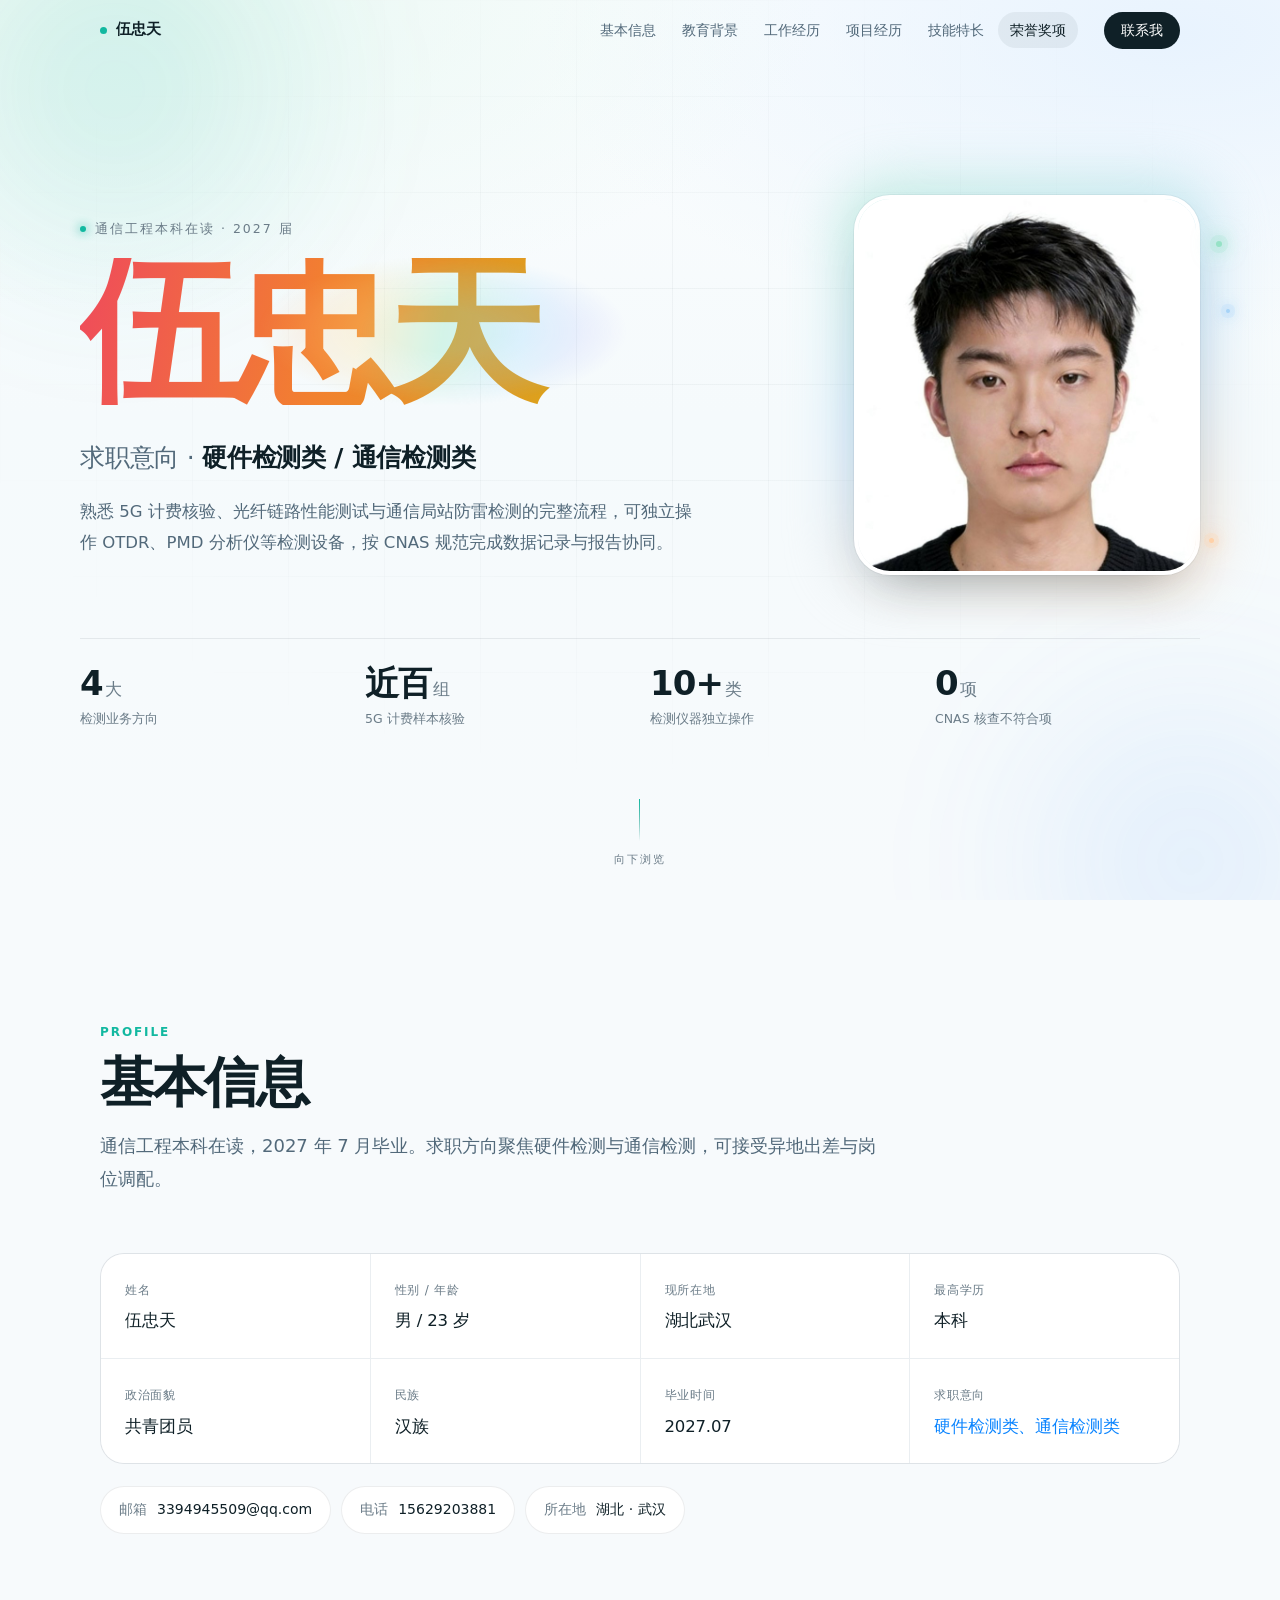
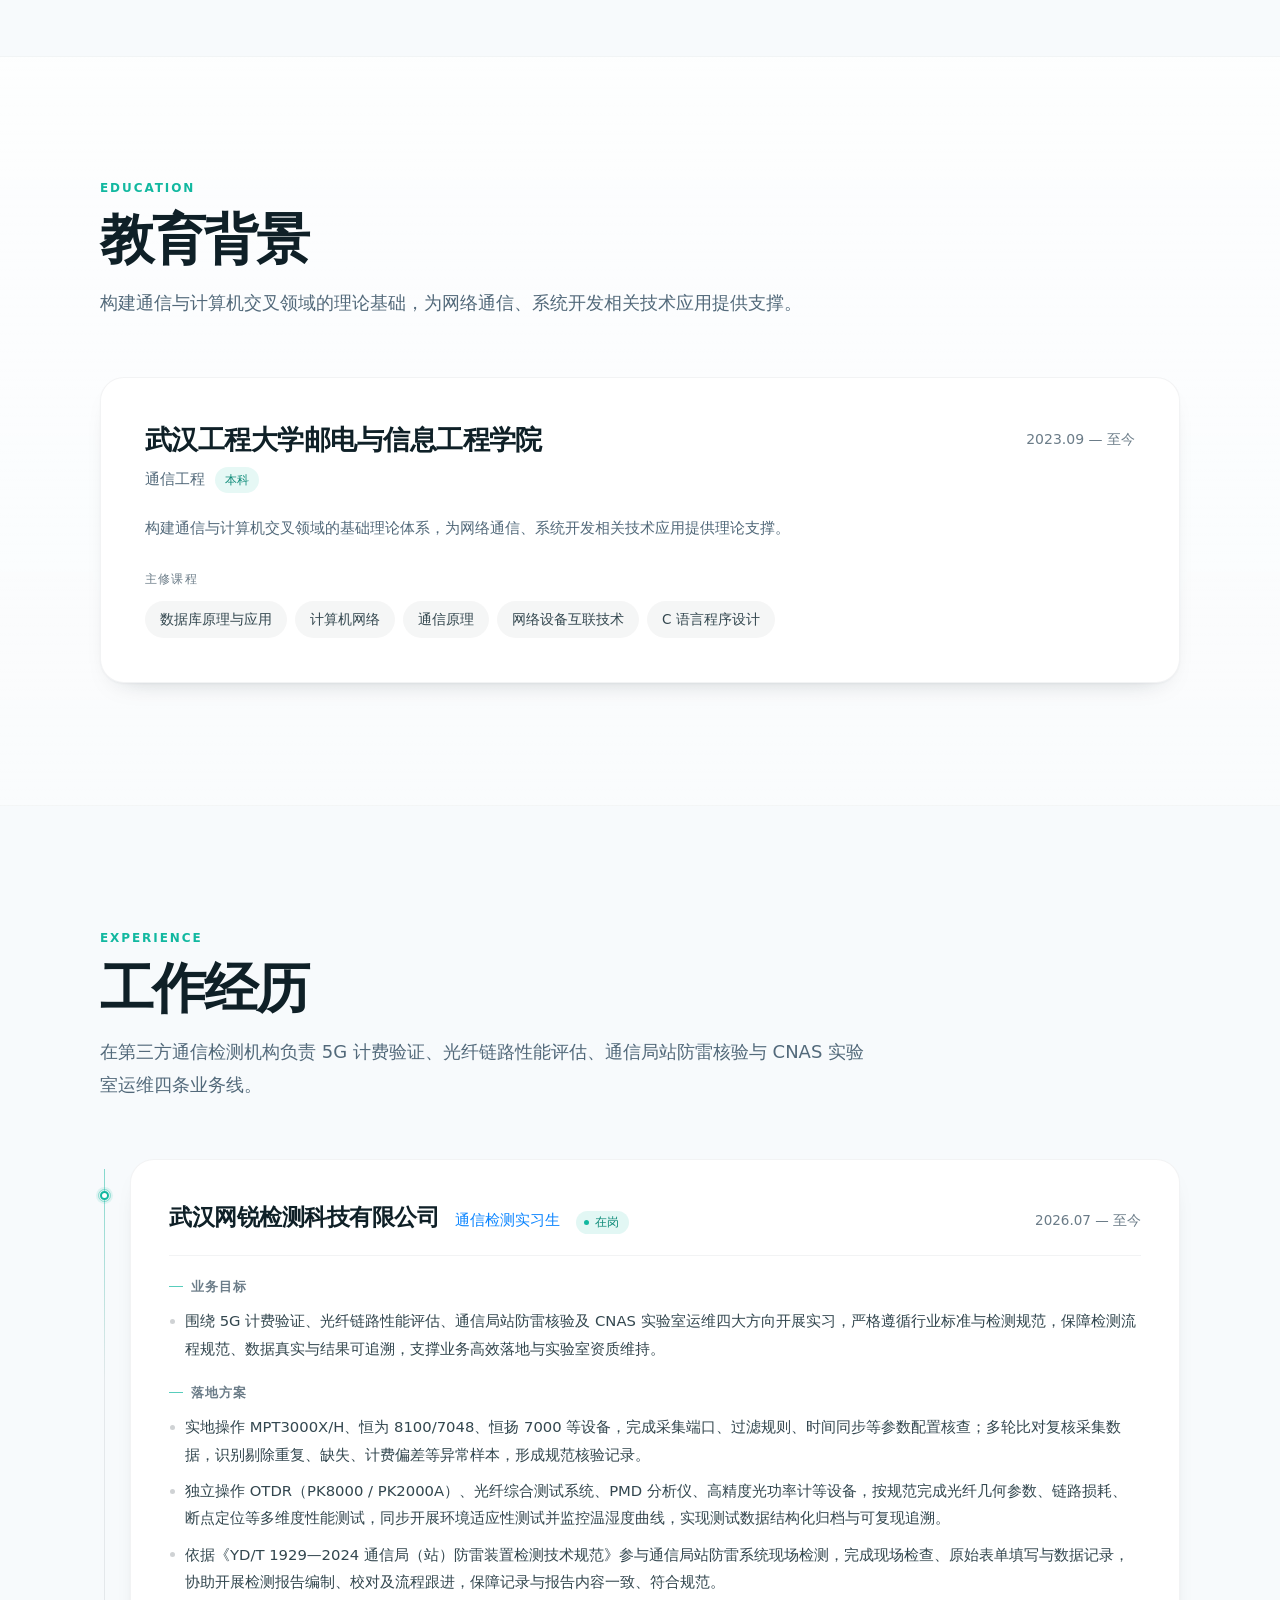
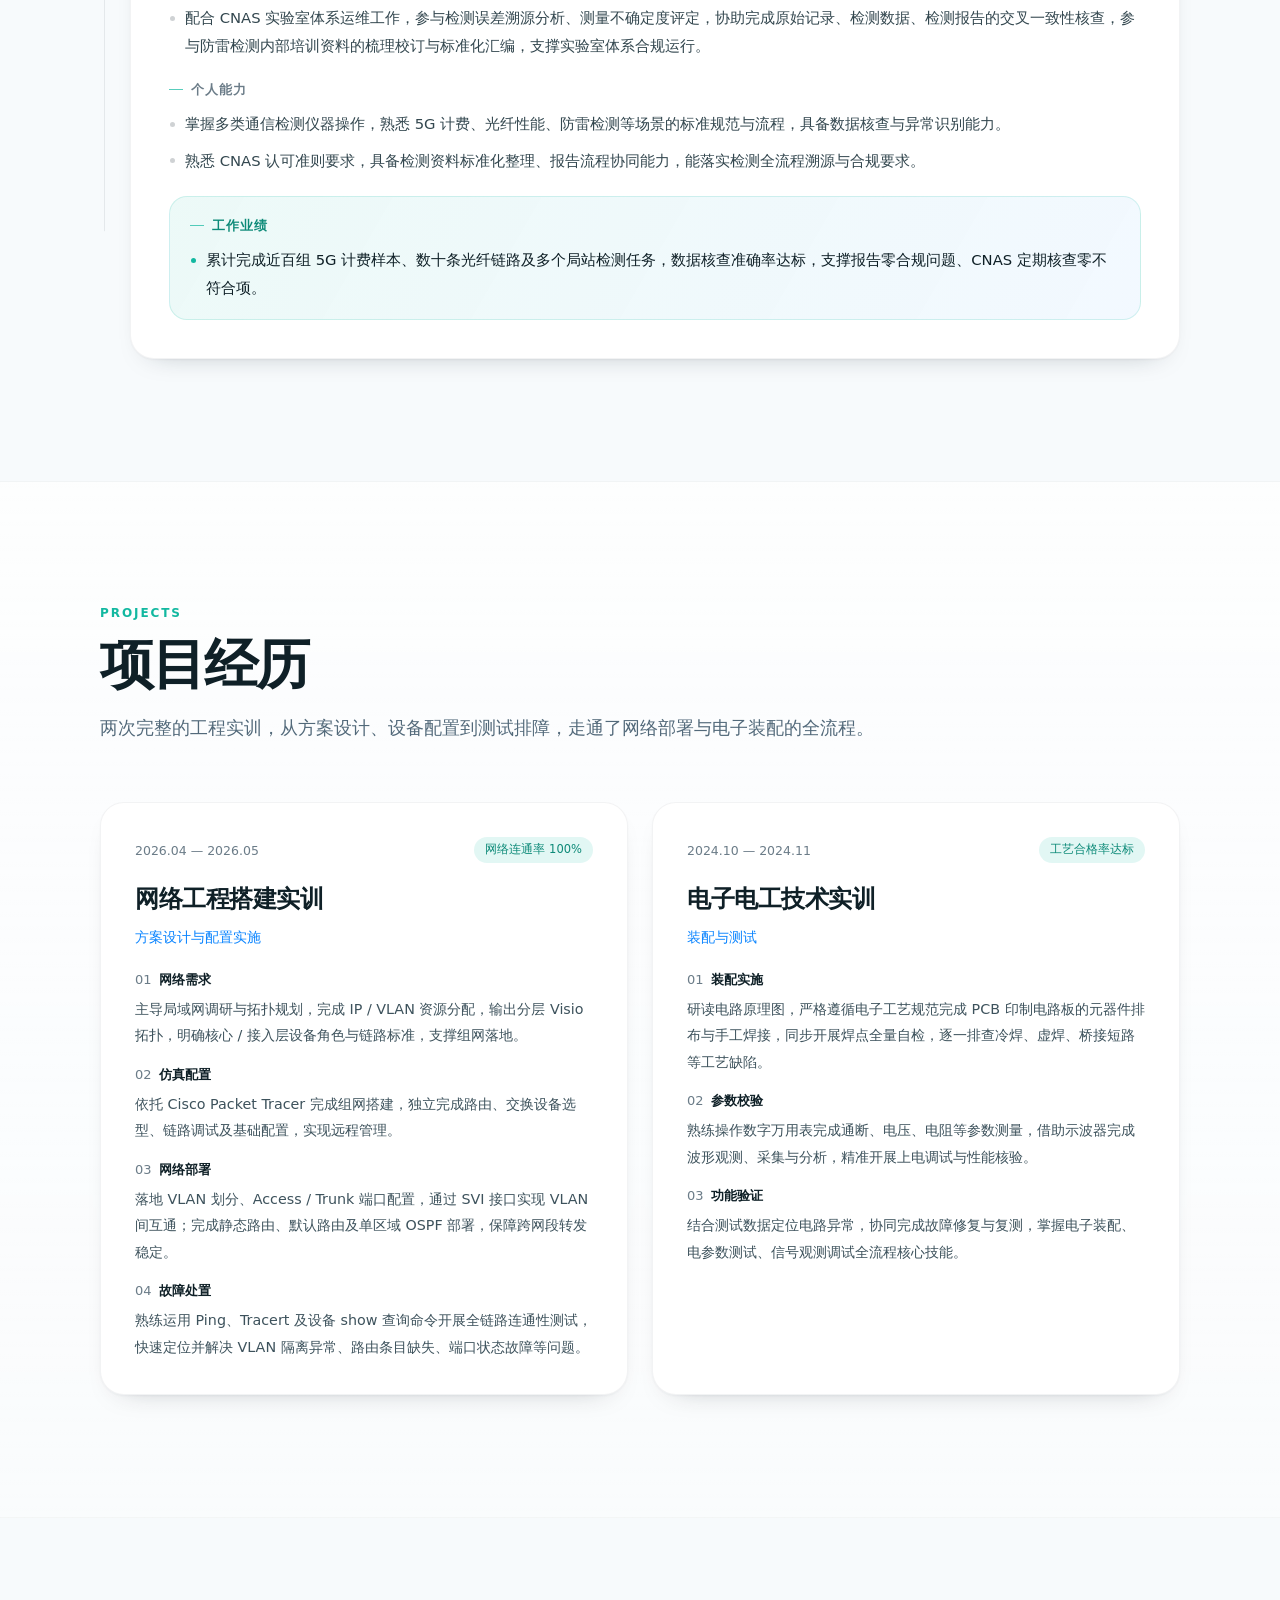
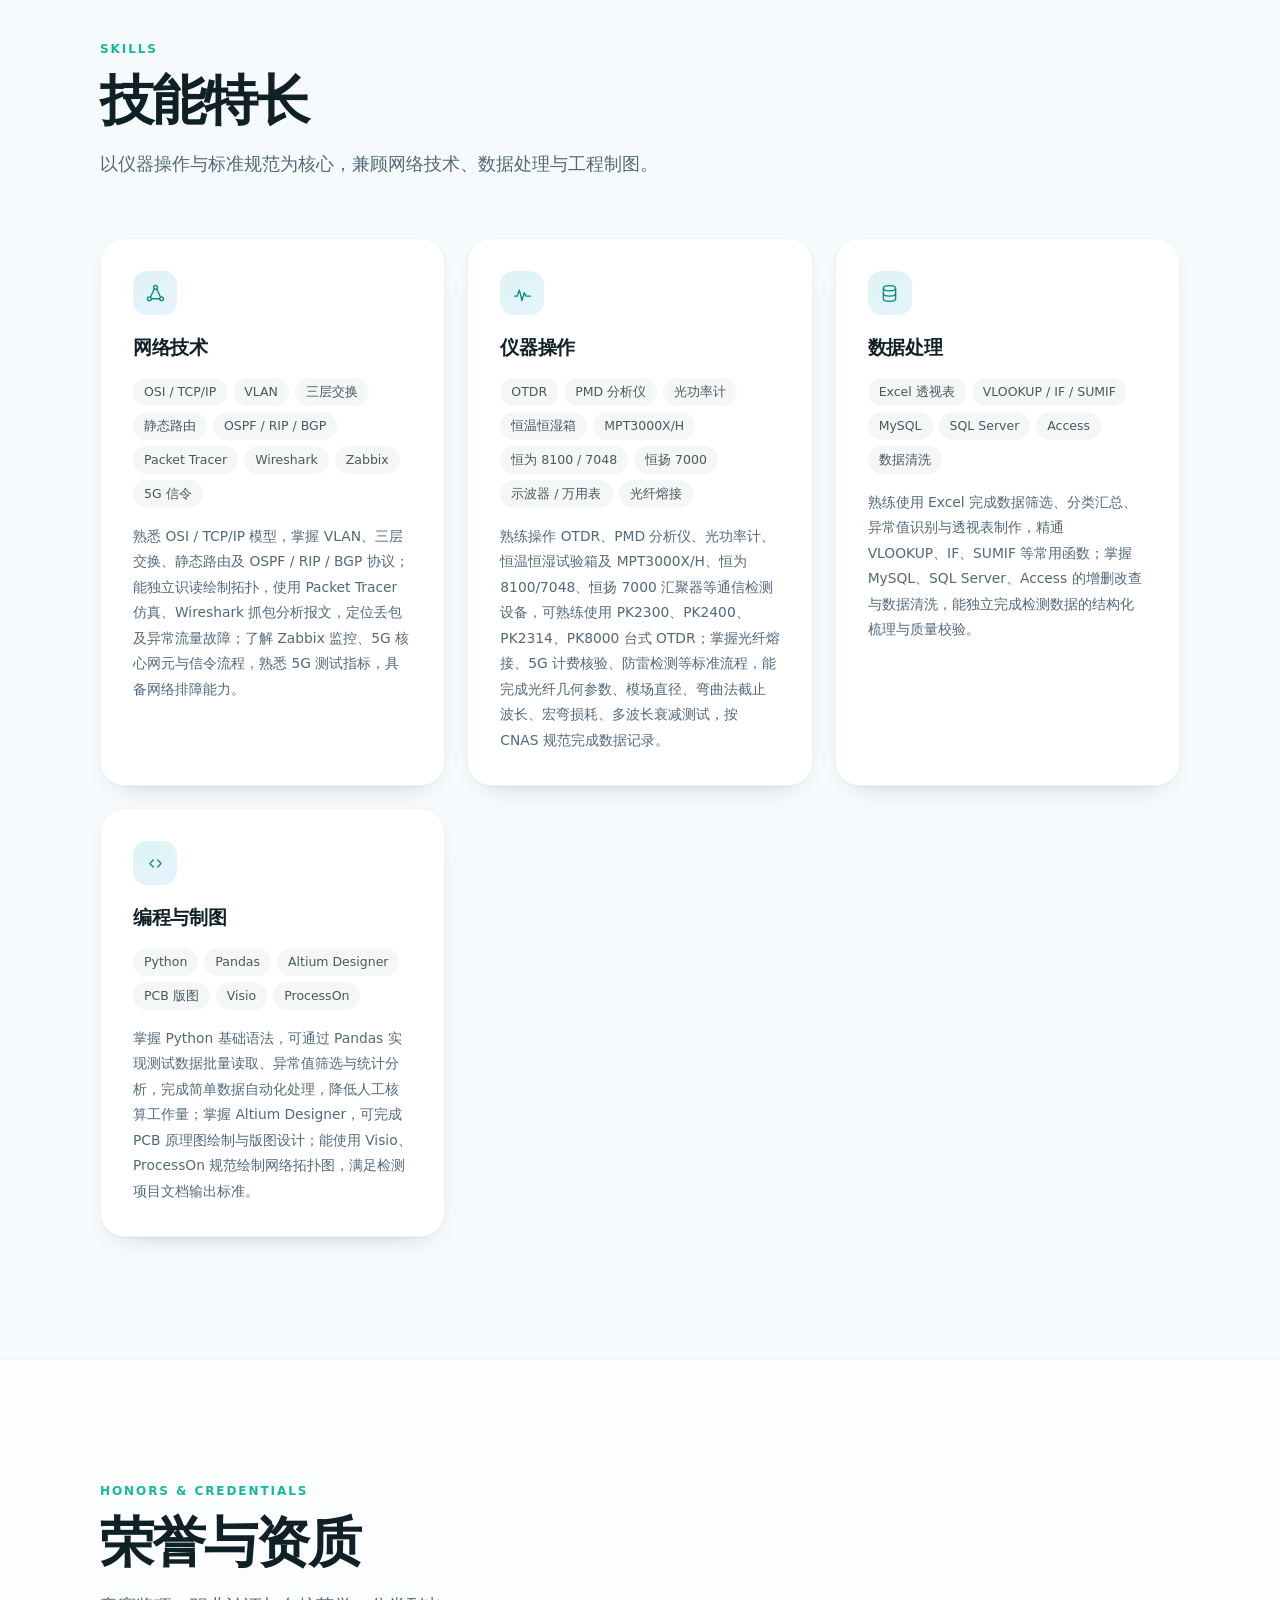
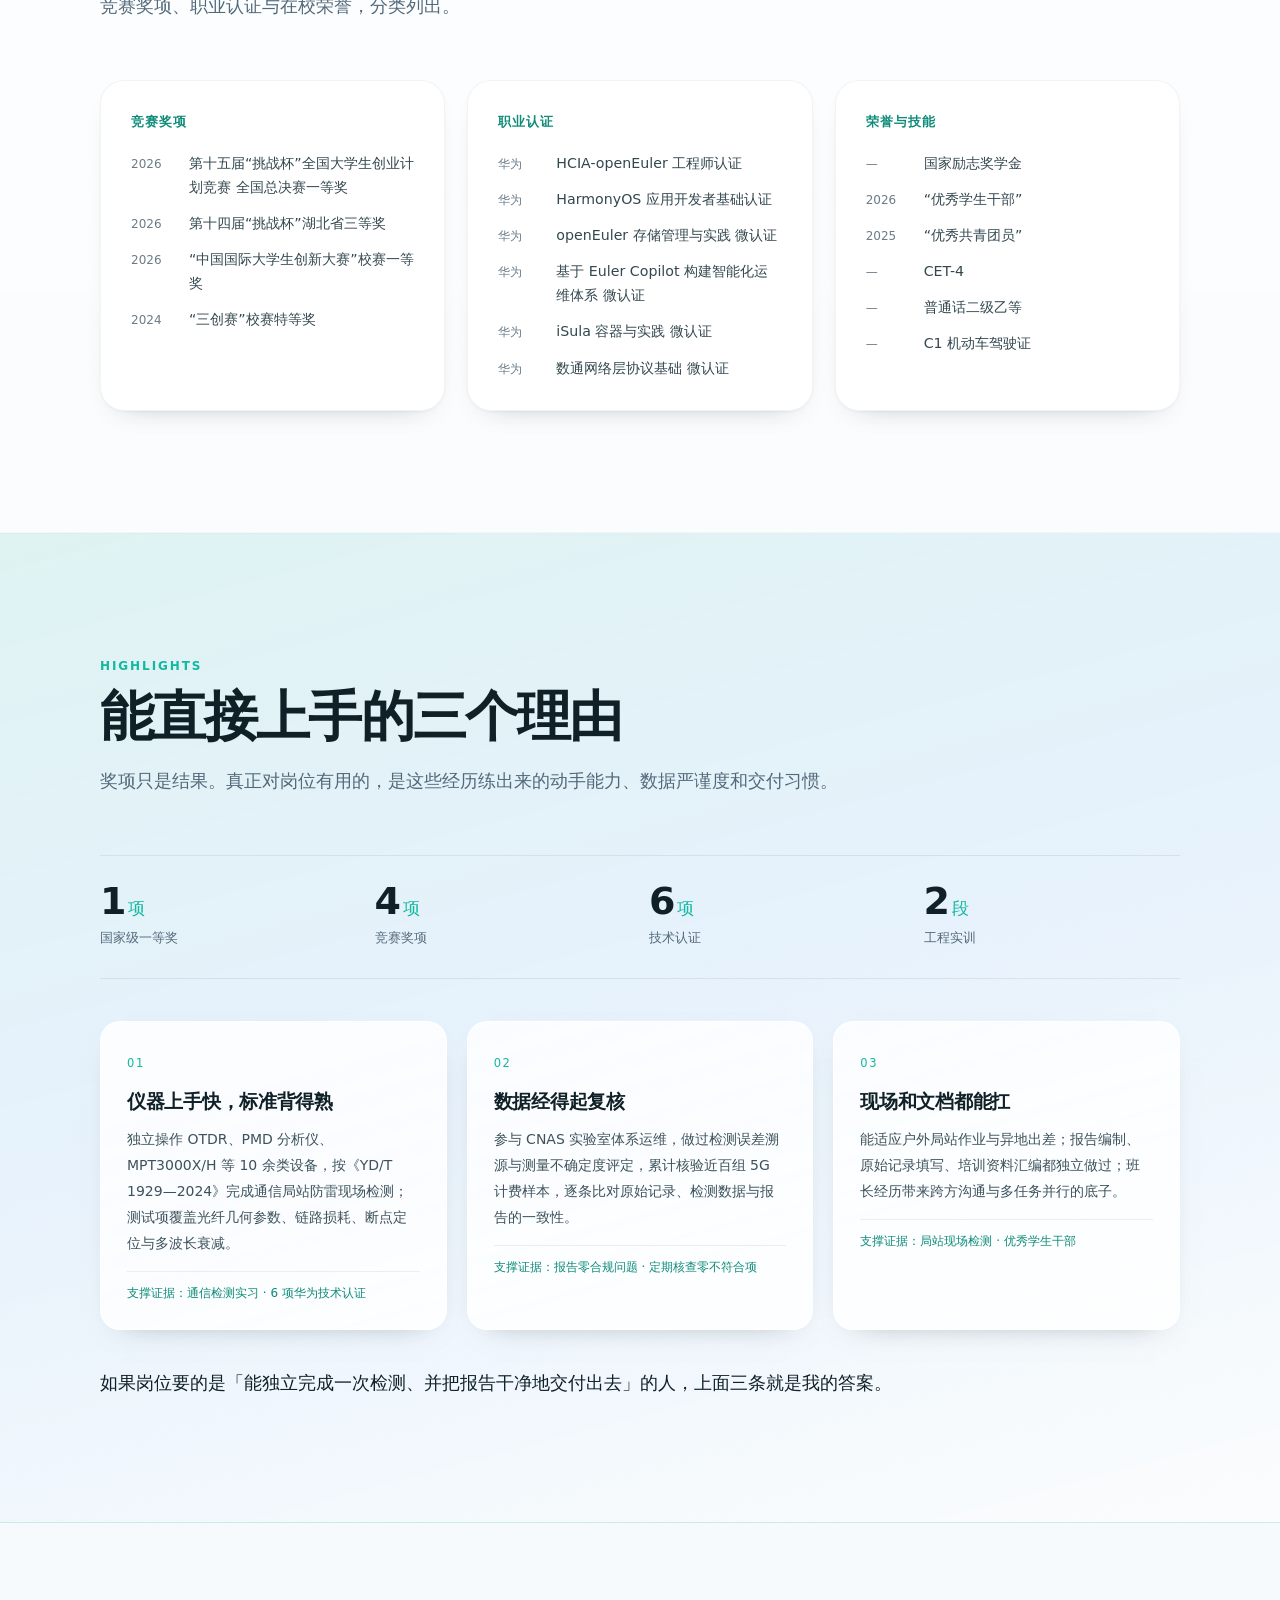
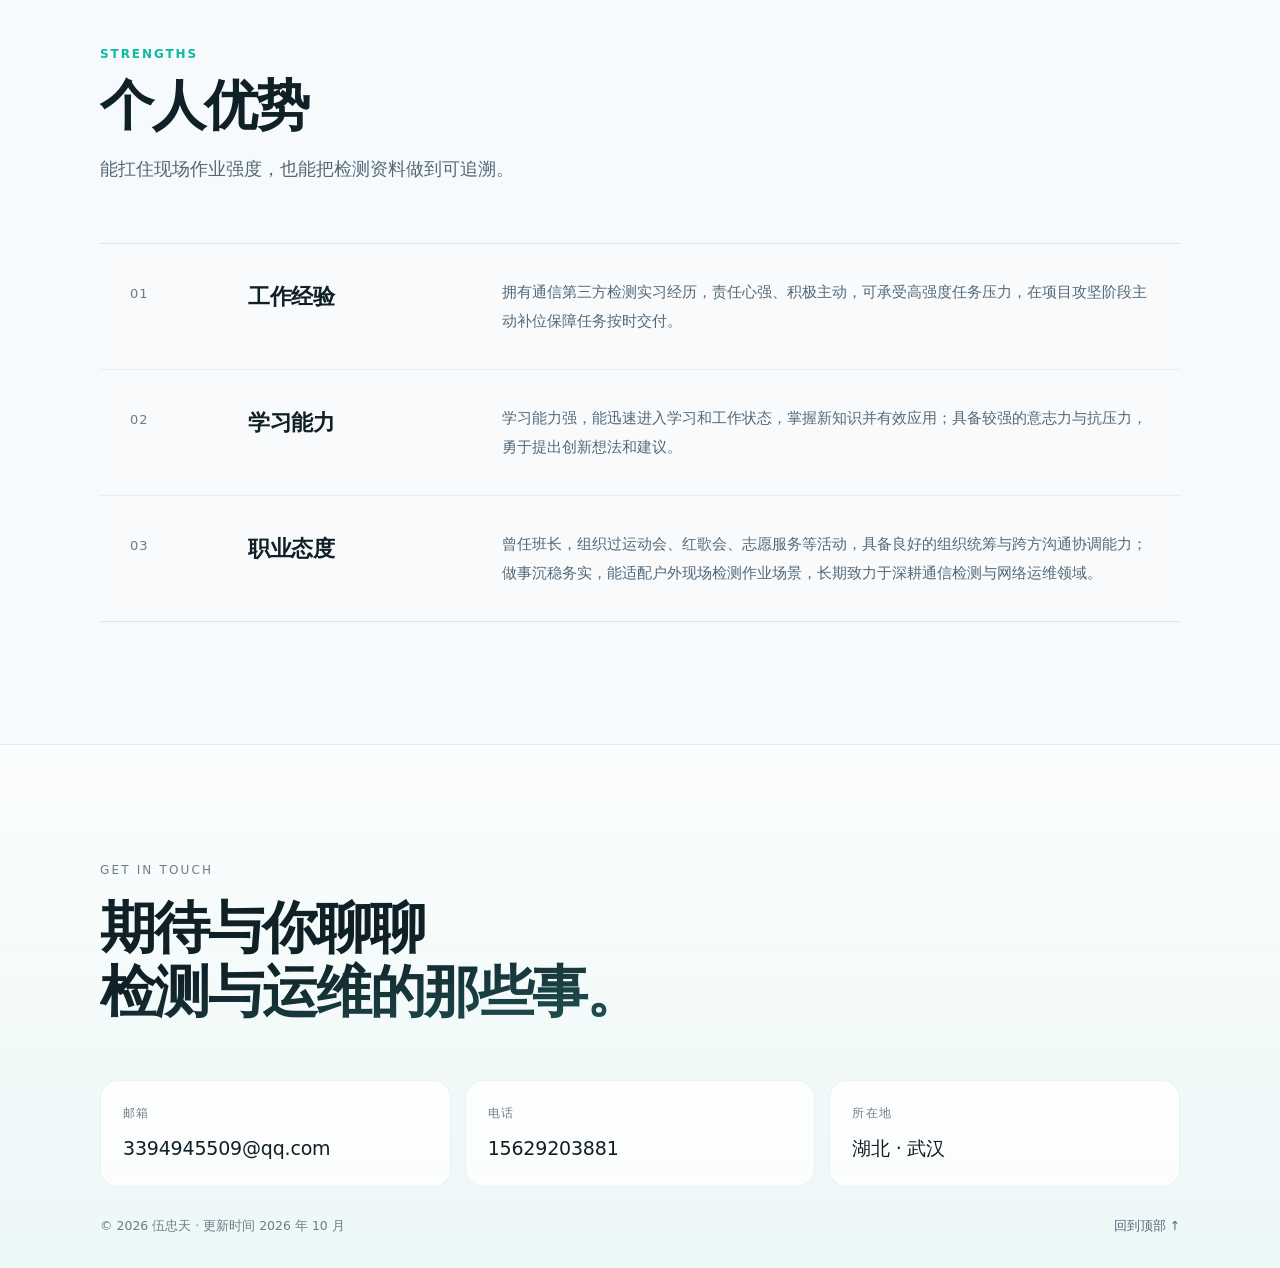
<file: index.html>
<!DOCTYPE html>
<html lang="zh-CN">
<head>
<meta charset="UTF-8" />
<meta name="viewport" content="width=device-width, initial-scale=1, viewport-fit=cover" />
<title>伍忠天 · 通信工程 · 硬件检测 / 通信检测</title>
<meta name="description" content="伍忠天的个人简历：通信工程本科在读（2027 届），求职意向为硬件检测类、通信检测类。熟悉 5G 计费核验、光纤链路性能测试与通信局站防雷检测。" />
<meta name="theme-color" content="#f7fafc" />
<link rel="icon" href="data:image/svg+xml,%3Csvg xmlns='http://www.w3.org/2000/svg' viewBox='0 0 32 32'%3E%3Crect width='32' height='32' rx='8' fill='%230071e3'/%3E%3Cpath d='M8 11l3.2 10L16 13l4.8 8L24 11' fill='none' stroke='white' stroke-width='2.2' stroke-linecap='round' stroke-linejoin='round'/%3E%3C/svg%3E" />
<link rel="stylesheet" href="assets/css/site.css" />
</head>
<body>

<!-- 彩虹涟漪背景层 -->
<div class="rainbow-stage" id="rainbowStage" aria-hidden="true"></div>

<!-- 顶部滚动进度 -->
<div class="progress" aria-hidden="true"><span id="progressBar"></span></div>

<!-- 导航 -->
<header class="nav" id="nav">
  <div class="nav-inner">
    <a class="nav-brand" href="#top" aria-label="回到顶部">
      <span class="brand-dot"></span>
      <span id="navName">伍忠天</span>
    </a>
    <nav class="nav-links" id="navLinks" aria-label="页面目录"></nav>
    <a class="nav-cta" href="#contact">联系我</a>
    <button class="menu-btn" id="menuBtn" aria-label="打开目录" aria-expanded="false" aria-controls="menuPanel">
      <span></span><span></span>
    </button>
  </div>
</header>

<!-- 移动端目录 -->
<div class="menu-panel" id="menuPanel" aria-hidden="true">
  <div class="menu-panel-inner" id="menuPanelLinks"></div>
  <p class="menu-panel-foot">通信工程 · 2027 届 · 求职意向 硬件检测 / 通信检测</p>
</div>

<main>
  <!-- ============ 首屏 ============ -->
  <section class="hero" id="top">
    <div class="hero-bg" aria-hidden="true">
      <div class="orb orb-a"></div>
      <div class="orb orb-b"></div>
      <div class="grid-veil"></div>
    </div>

    <div class="wrap hero-inner">
      <div class="hero-top">
        <div class="hero-copy">
          <p class="hero-eyebrow hero-anim" style="--delay:.05s">
            <span class="pulse"></span><span id="heroHeadline">通信工程本科在读 · 2027 届</span>
          </p>

          <h1 class="hero-name hero-anim" style="--delay:.12s" id="heroName">伍忠天</h1>

          <p class="hero-intent hero-anim" style="--delay:.24s">
            求职意向 · <span id="heroIntent"></span>
          </p>

          <p class="hero-intro hero-anim" style="--delay:.32s" id="heroIntro"></p>
        </div>

        <figure class="hero-portrait hero-anim" style="--delay:.36s">
          <img
            class="hero-portrait-img"
            src="assets/images/portrait.jpg"
            alt="伍忠天 证件照"
            width="720"
            height="794"
            decoding="async"
            fetchpriority="high"
          />
          <span class="portrait-dot dot-a" aria-hidden="true"></span>
          <span class="portrait-dot dot-b" aria-hidden="true"></span>
          <span class="portrait-dot dot-c" aria-hidden="true"></span>
        </figure>
      </div>

      <div class="hero-stats hero-anim" style="--delay:.42s" id="heroStats"></div>
    </div>

    <a class="scroll-cue hero-anim" href="#basics" style="--delay:.72s" aria-label="向下浏览">
      <span class="scroll-line"></span>
      <span class="scroll-text">向下浏览</span>
    </a>
  </section>

  <!-- ============ 基本信息 ============ -->
  <section class="section" id="basics" data-section>
    <div class="wrap">
      <div class="sec-head" data-reveal="up"></div>
      <div class="facts" id="facts"></div>
      <div class="contact-strip" id="contactStrip" data-reveal="up"></div>
    </div>
  </section>

  <!-- ============ 教育背景 ============ -->
  <section class="section section--alt" id="education" data-section>
    <div class="wrap">
      <div class="sec-head" data-reveal="up"></div>
      <article class="edu-card" id="eduCard" data-reveal="up"></article>
    </div>
  </section>

  <!-- ============ 工作经历 ============ -->
  <section class="section" id="experience" data-section>
    <div class="wrap">
      <div class="sec-head" data-reveal="up"></div>
      <div class="timeline" id="timeline"></div>
    </div>
  </section>

  <!-- ============ 项目经历 ============ -->
  <section class="section section--alt" id="projects" data-section>
    <div class="wrap">
      <div class="sec-head" data-reveal="up"></div>
      <div class="project-grid" id="projectGrid"></div>
    </div>
  </section>

  <!-- ============ 技能特长 ============ -->
  <section class="section" id="skills" data-section>
    <div class="wrap">
      <div class="sec-head" data-reveal="up"></div>
      <div class="skill-grid" id="skillGrid"></div>
    </div>
  </section>

  <!-- ============ 荣誉与资质 ============ -->
  <section class="section section--alt" id="honors" data-section>
    <div class="wrap">
      <div class="sec-head" data-reveal="up"></div>
      <div class="honor-grid" id="honorGrid"></div>
    </div>
  </section>

  <!-- ============ 亮点收束 ============ -->
  <section class="section highlights" id="highlights" data-section>
    <div class="wrap">
      <div class="sec-head" data-reveal="up"></div>
      <div class="hl-stats" id="hlStats" data-reveal="up"></div>
      <div class="hl-list" id="hlList"></div>
      <p class="hl-closing" id="hlClosing" data-reveal="up"></p>
    </div>
  </section>

  <!-- ============ 个人优势 ============ -->
  <section class="section" id="strengths" data-section>
    <div class="wrap">
      <div class="sec-head" data-reveal="up"></div>
      <div class="strength-list" id="strengthList"></div>
    </div>
  </section>
</main>

<!-- ============ 页脚 ============ -->
<footer class="footer" id="contact">
  <div class="wrap footer-inner">
    <p class="footer-eyebrow" data-reveal="up">Get in touch</p>
    <h2 class="footer-title" data-reveal="up">期待与你聊聊<br />检测与运维的那些事。</h2>

    <div class="footer-links" data-reveal="up">
      <a class="footer-link" id="footMail" href="#">
        <span class="footer-link-label">邮箱</span>
        <span class="footer-link-value"></span>
      </a>
      <a class="footer-link" id="footTel" href="#">
        <span class="footer-link-label">电话</span>
        <span class="footer-link-value"></span>
      </a>
      <div class="footer-link">
        <span class="footer-link-label">所在地</span>
        <span class="footer-link-value" id="footCity"></span>
      </div>
    </div>

    <div class="footer-bottom">
      <span id="footCopy"></span>
      <a class="to-top" href="#top">回到顶部 ↑</a>
    </div>
  </div>
</footer>

<noscript>
  <div class="noscript">本站内容由数据文件动态渲染，请启用 JavaScript 后浏览。</div>
</noscript>

<script src="assets/js/resume-data.js"></script>
<script src="assets/js/main.js"></script>
</body>
</html>
</file>
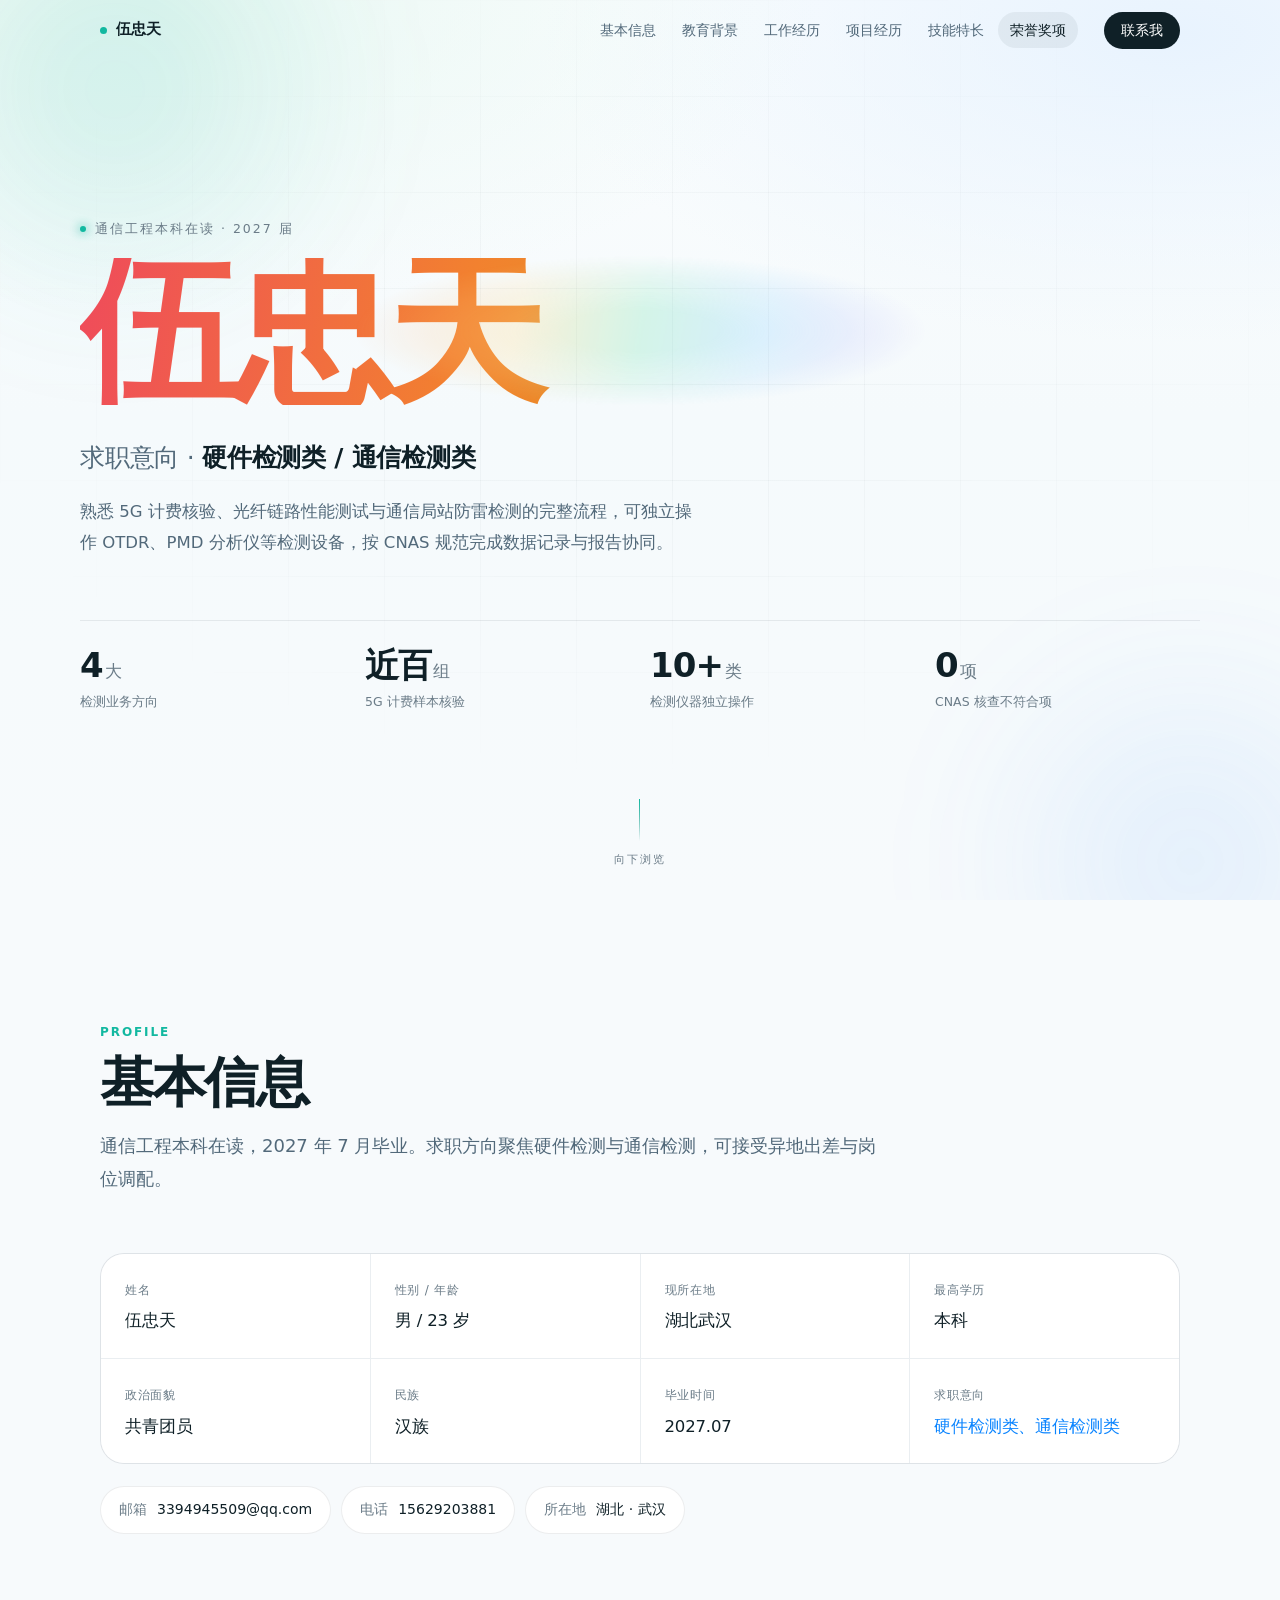
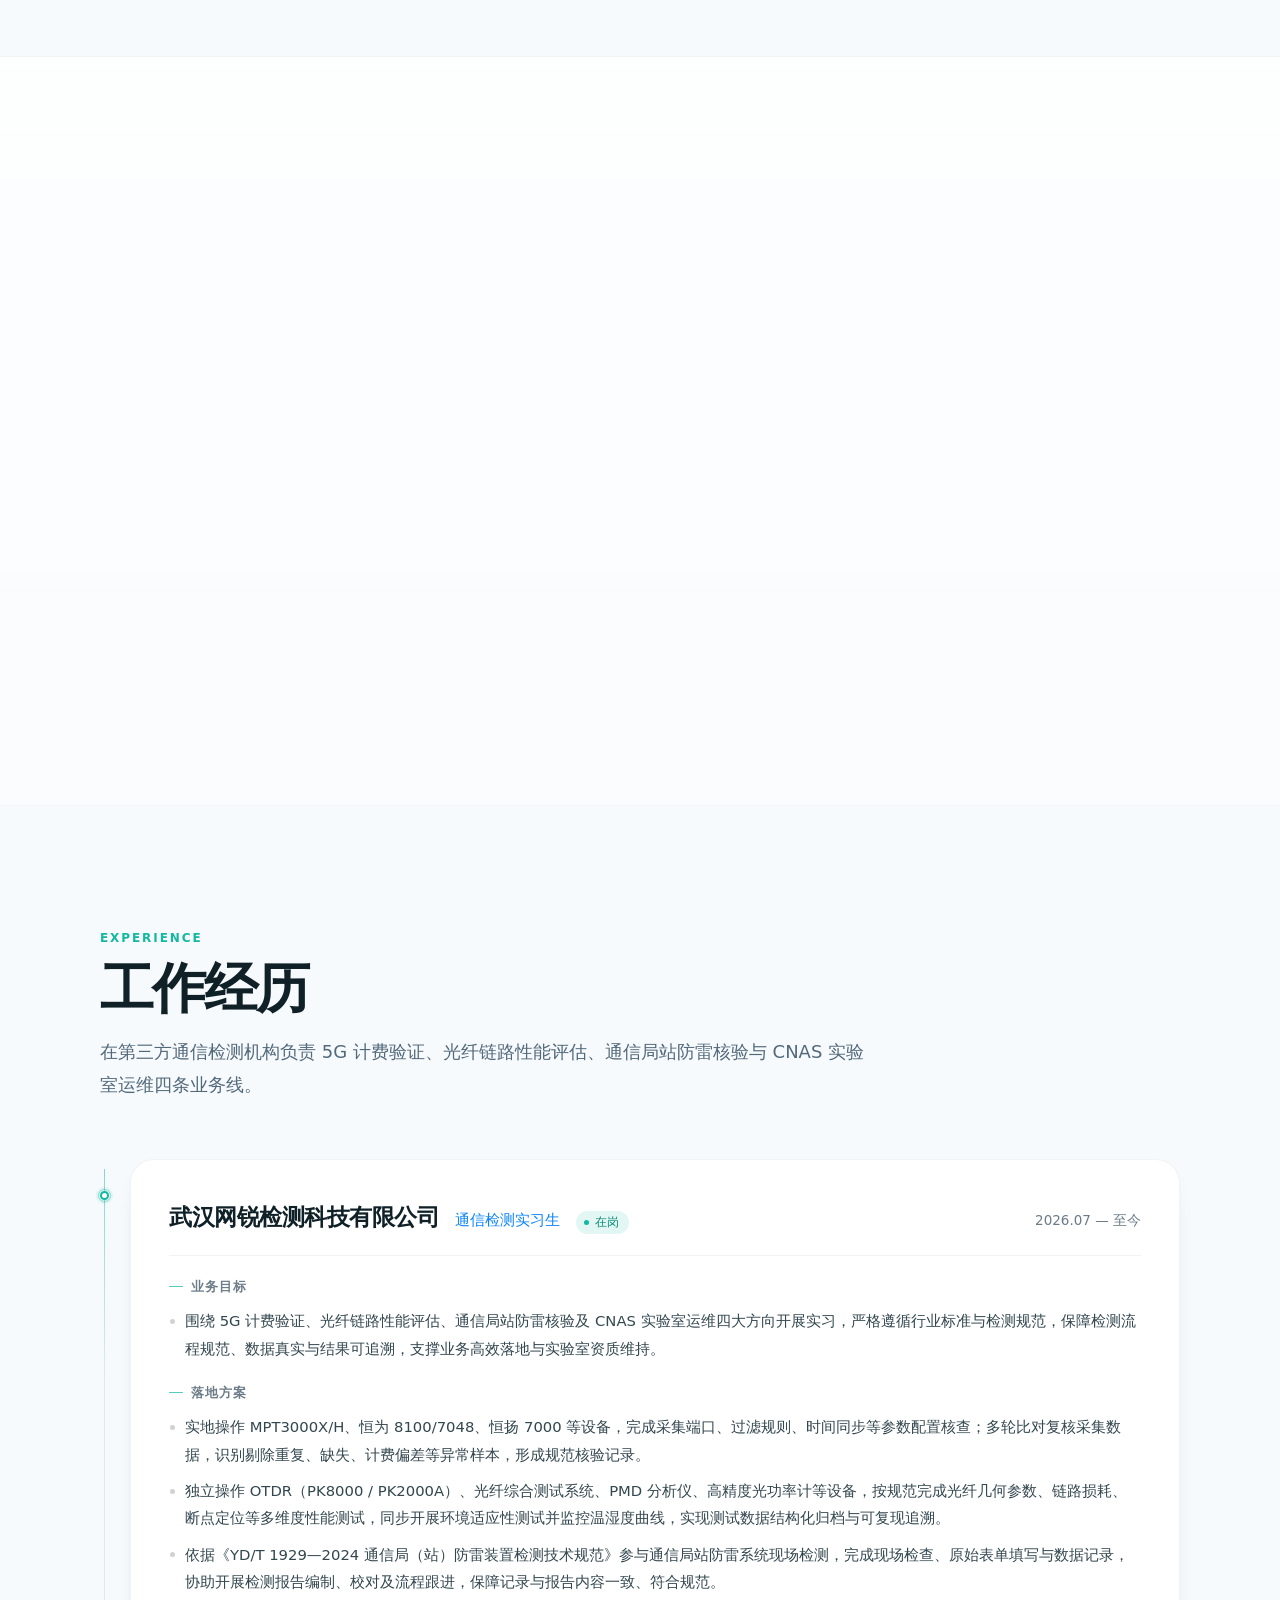
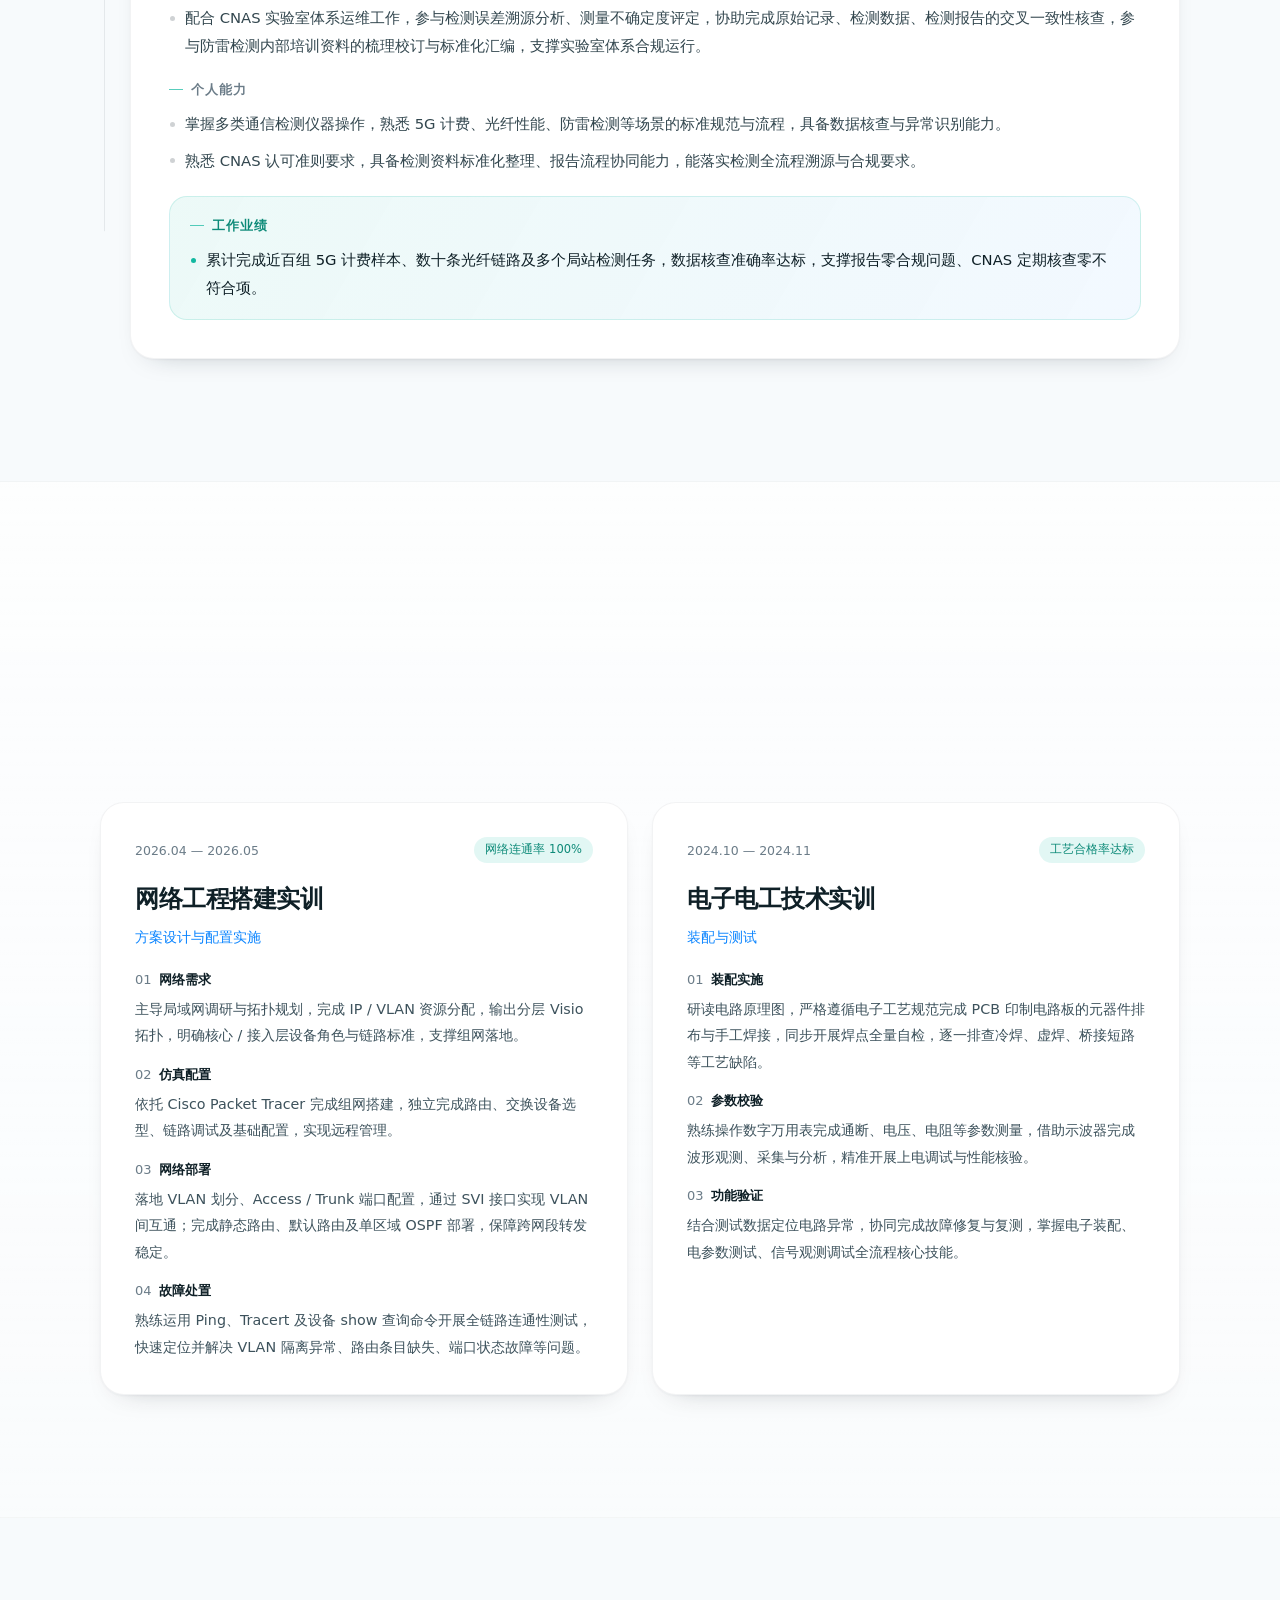
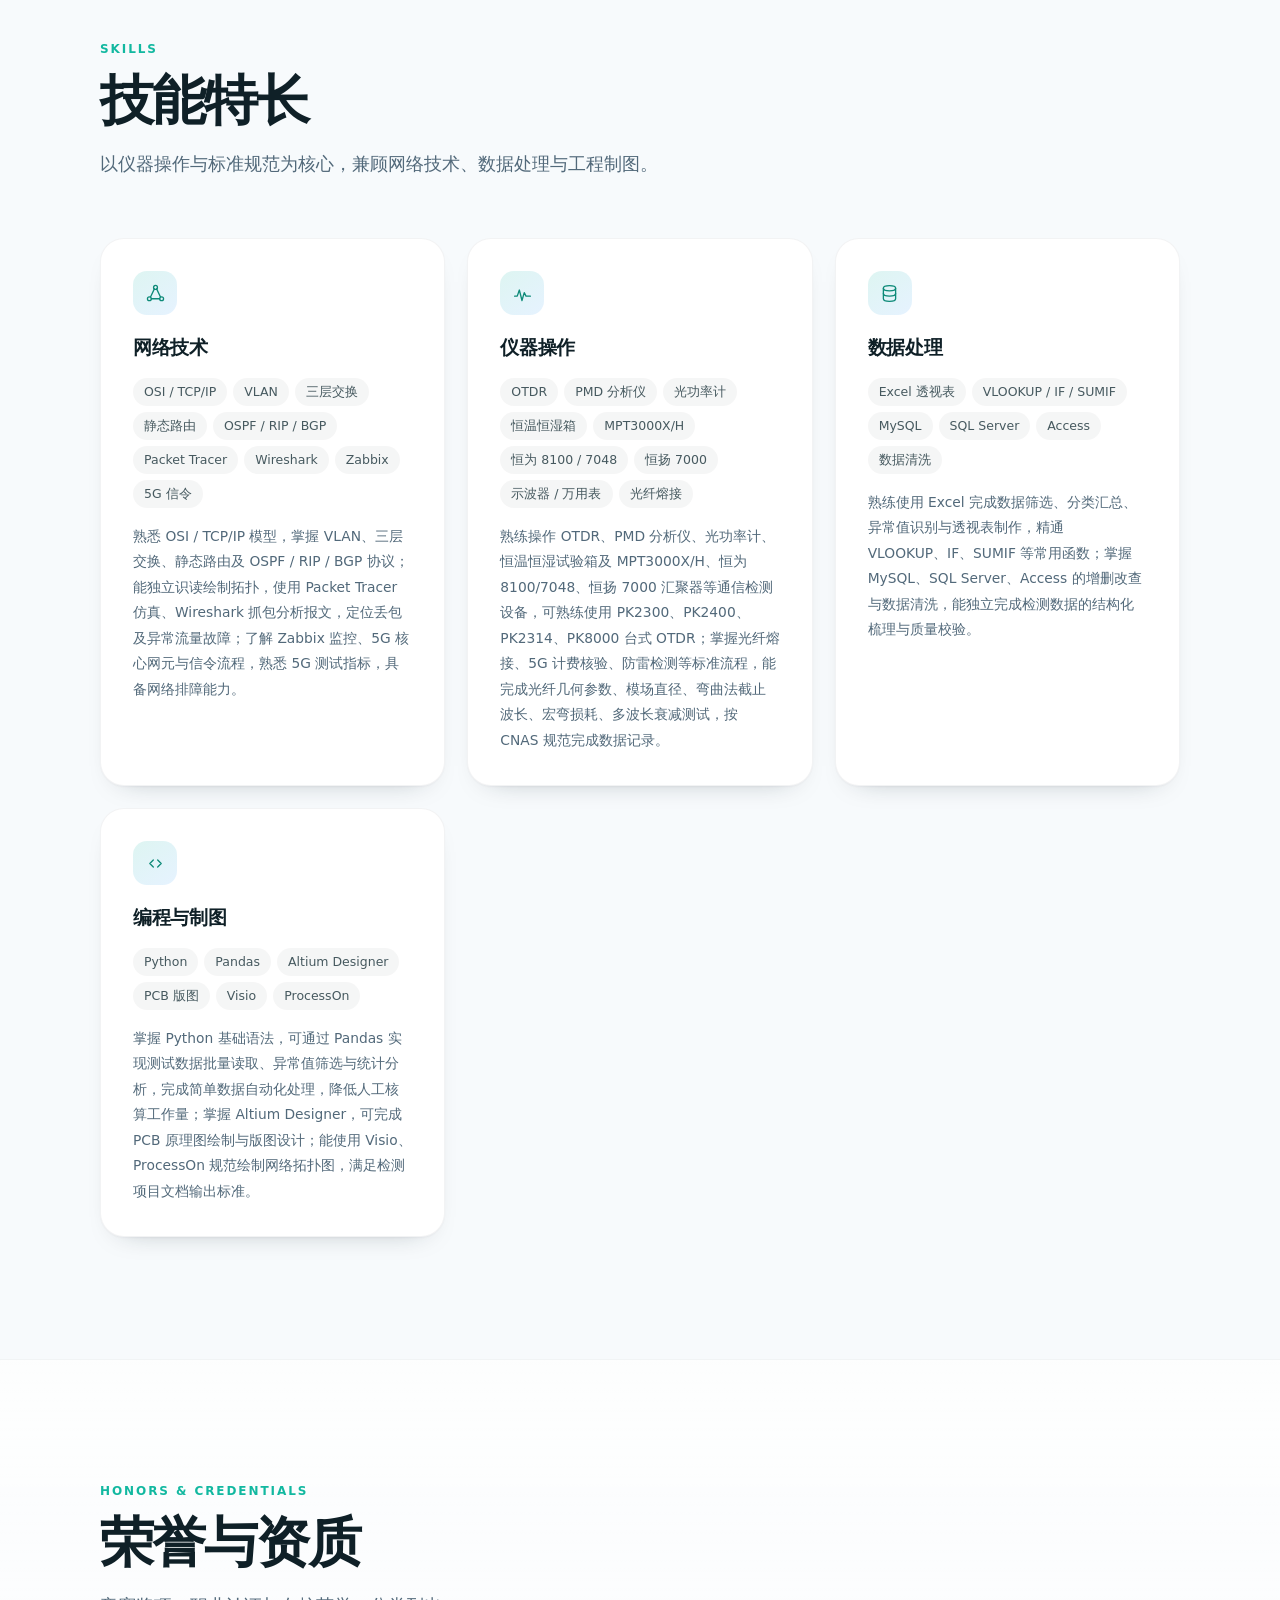
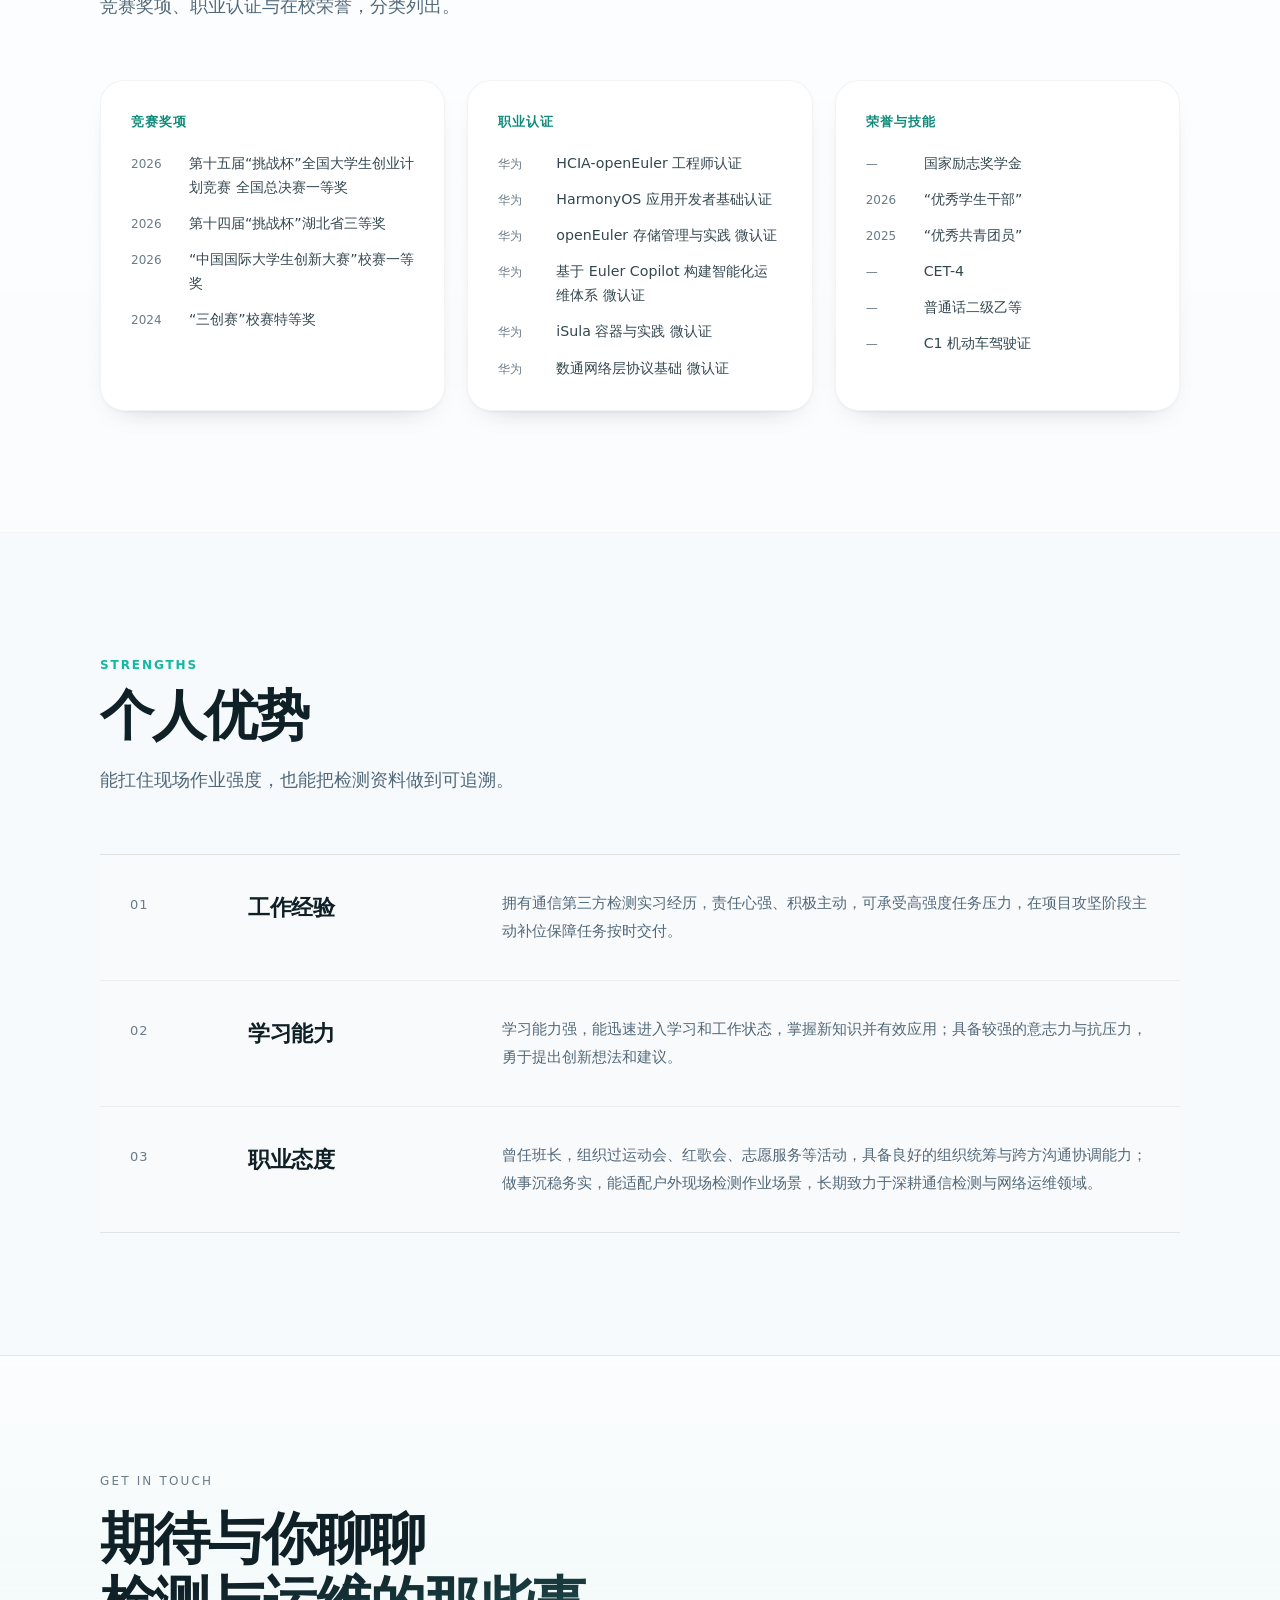
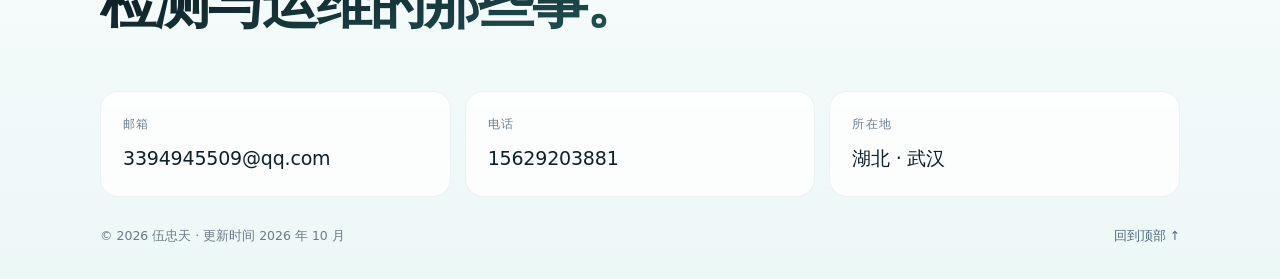
<file: wuzt.html>
<!DOCTYPE html>
<html lang="zh-CN">
<head>
<meta charset="UTF-8" />
<meta name="viewport" content="width=device-width, initial-scale=1, viewport-fit=cover" />
<title>伍忠天 · 通信工程 · 硬件检测 / 通信检测</title>
<meta name="description" content="伍忠天的个人简历：通信工程本科在读（2027 届），求职意向为硬件检测类、通信检测类。熟悉 5G 计费核验、光纤链路性能测试与通信局站防雷检测。" />
<meta name="theme-color" content="#000000" />
<link rel="icon" href="data:image/svg+xml,%3Csvg xmlns='http://www.w3.org/2000/svg' viewBox='0 0 32 32'%3E%3Crect width='32' height='32' rx='8' fill='%230071e3'/%3E%3Cpath d='M8 11l3.2 10L16 13l4.8 8L24 11' fill='none' stroke='white' stroke-width='2.2' stroke-linecap='round' stroke-linejoin='round'/%3E%3C/svg%3E" />
<link rel="stylesheet" href="assets/css/site.css" />
</head>
<body>

<!-- 顶部滚动进度 -->
<div class="progress" aria-hidden="true"><span id="progressBar"></span></div>

<!-- 导航 -->
<header class="nav" id="nav">
  <div class="nav-inner">
    <a class="nav-brand" href="#top" aria-label="回到顶部">
      <span class="brand-dot"></span>
      <span id="navName">伍忠天</span>
    </a>
    <nav class="nav-links" id="navLinks" aria-label="页面目录"></nav>
    <a class="nav-cta" href="#contact">联系我</a>
    <button class="menu-btn" id="menuBtn" aria-label="打开目录" aria-expanded="false" aria-controls="menuPanel">
      <span></span><span></span>
    </button>
  </div>
</header>

<!-- 移动端目录 -->
<div class="menu-panel" id="menuPanel" aria-hidden="true">
  <div class="menu-panel-inner" id="menuPanelLinks"></div>
  <p class="menu-panel-foot">通信工程 · 2027 届 · 求职意向 硬件检测 / 通信检测</p>
</div>

<main>
  <!-- ============ 首屏 ============ -->
  <section class="hero" id="top">
    <div class="hero-bg" aria-hidden="true">
      <div class="orb orb-a"></div>
      <div class="orb orb-b"></div>
      <div class="grid-veil"></div>
    </div>

    <div class="wrap hero-inner">
      <p class="hero-eyebrow hero-anim" style="--delay:.05s">
        <span class="pulse"></span><span id="heroHeadline">通信工程本科在读 · 2027 届</span>
      </p>

      <h1 class="hero-name hero-anim" style="--delay:.12s" id="heroName">伍忠天</h1>

      <p class="hero-intent hero-anim" style="--delay:.24s">
        求职意向 · <span id="heroIntent"></span>
      </p>

      <p class="hero-intro hero-anim" style="--delay:.32s" id="heroIntro"></p>

      <div class="hero-stats hero-anim" style="--delay:.42s" id="heroStats"></div>
    </div>

    <a class="scroll-cue hero-anim" href="#basics" style="--delay:.72s" aria-label="向下浏览">
      <span class="scroll-line"></span>
      <span class="scroll-text">向下浏览</span>
    </a>
  </section>

  <!-- ============ 基本信息 ============ -->
  <section class="section" id="basics" data-section>
    <div class="wrap">
      <div class="sec-head" data-reveal="up"></div>
      <div class="facts" id="facts"></div>
      <div class="contact-strip" id="contactStrip" data-reveal="up"></div>
    </div>
  </section>

  <!-- ============ 教育背景 ============ -->
  <section class="section section--alt" id="education" data-section>
    <div class="wrap">
      <div class="sec-head" data-reveal="up"></div>
      <article class="edu-card" id="eduCard" data-reveal="up"></article>
    </div>
  </section>

  <!-- ============ 工作经历 ============ -->
  <section class="section" id="experience" data-section>
    <div class="wrap">
      <div class="sec-head" data-reveal="up"></div>
      <div class="timeline" id="timeline"></div>
    </div>
  </section>

  <!-- ============ 项目经历 ============ -->
  <section class="section section--alt" id="projects" data-section>
    <div class="wrap">
      <div class="sec-head" data-reveal="up"></div>
      <div class="project-grid" id="projectGrid"></div>
    </div>
  </section>

  <!-- ============ 技能特长 ============ -->
  <section class="section" id="skills" data-section>
    <div class="wrap">
      <div class="sec-head" data-reveal="up"></div>
      <div class="skill-grid" id="skillGrid"></div>
    </div>
  </section>

  <!-- ============ 荣誉奖项 ============ -->
  <section class="section section--alt" id="honors" data-section>
    <div class="wrap">
      <div class="sec-head" data-reveal="up"></div>
      <div class="honor-grid" id="honorGrid"></div>
    </div>
  </section>

  <!-- ============ 个人优势 ============ -->
  <section class="section" id="strengths" data-section>
    <div class="wrap">
      <div class="sec-head" data-reveal="up"></div>
      <div class="strength-list" id="strengthList"></div>
    </div>
  </section>
</main>

<!-- ============ 页脚 ============ -->
<footer class="footer" id="contact">
  <div class="wrap footer-inner">
    <p class="footer-eyebrow" data-reveal="up">Get in touch</p>
    <h2 class="footer-title" data-reveal="up">期待与你聊聊<br />检测与运维的那些事。</h2>

    <div class="footer-links" data-reveal="up">
      <a class="footer-link" id="footMail" href="#">
        <span class="footer-link-label">邮箱</span>
        <span class="footer-link-value"></span>
      </a>
      <a class="footer-link" id="footTel" href="#">
        <span class="footer-link-label">电话</span>
        <span class="footer-link-value"></span>
      </a>
      <div class="footer-link">
        <span class="footer-link-label">所在地</span>
        <span class="footer-link-value" id="footCity"></span>
      </div>
    </div>

    <div class="footer-bottom">
      <span id="footCopy"></span>
      <a class="to-top" href="#top">回到顶部 ↑</a>
    </div>
  </div>
</footer>

<noscript>
  <div class="noscript">本站内容由数据文件动态渲染，请启用 JavaScript 后浏览。</div>
</noscript>

<script src="assets/js/resume-data.js"></script>
<script src="assets/js/main.js"></script>
</body>
</html>
</file>
<file: assets/css/site.css>
/* ============================================================================
 * 个人简历展示站 · 样式表（清新版）
 * 设计基调：浅色、通透、留白充足
 * 性能约定：动效只碰 transform / opacity，滚动监听走单帧 rAF + passive
 * ========================================================================== */

/* ---------- 变量 ---------- */
:root {
  --bg: #f7fafc;
  --bg-soft: #eef5f9;
  --ink: #0f2027;
  --ink-2: #52697a;
  --ink-3: #6b7c88;
  --line: rgba(15, 32, 39, 0.08);
  --line-soft: rgba(15, 32, 39, 0.05);
  --blue: #0a84ff;
  --blue-soft: rgba(10, 132, 255, 0.1);
  --mint: #12b8a0;
  --mint-soft: rgba(18, 184, 160, 0.1);
  --card: #ffffff;
  --radius-lg: 24px;
  --radius: 18px;
  --maxw: 1080px;
  --gutter: clamp(20px, 5vw, 40px);
  --ease: cubic-bezier(0.22, 0.61, 0.36, 1);
  --ease-out: cubic-bezier(0.16, 1, 0.3, 1);
  --shadow-soft: 0 1px 2px rgba(15, 32, 39, 0.04), 0 12px 30px -22px rgba(15, 32, 39, 0.4);
  --shadow-lift: 0 20px 46px -26px rgba(15, 32, 39, 0.45);
  --font: -apple-system, BlinkMacSystemFont, "SF Pro Display", "SF Pro Text",
    "Helvetica Neue", "PingFang SC", "Hiragino Sans GB", "Microsoft YaHei",
    system-ui, sans-serif;
}

/* ---------- 基础 ---------- */
*,
*::before,
*::after {
  box-sizing: border-box;
}

html {
  scroll-behavior: smooth;
  -webkit-text-size-adjust: 100%;
  background: #f7fafc;
}

body {
  margin: 0;
  color: var(--ink);
  font-family: var(--font);
  font-size: 16px;
  line-height: 1.7;
  -webkit-font-smoothing: antialiased;
  -moz-osx-font-smoothing: grayscale;
  overflow-x: hidden;
  font-variant-numeric: tabular-nums;
  background: transparent;
}

/* 固定的环境底色：用 fixed 定位而不是 background-attachment，
   避免移动端滚动时整页重绘 */
body::before {
  content: "";
  position: fixed;
  inset: 0;
  z-index: -1;
  pointer-events: none;
  background:
    radial-gradient(90% 60% at 12% 0%, #e9f8f3 0%, rgba(233, 248, 243, 0) 58%),
    radial-gradient(80% 55% at 92% 4%, #e8f3fe 0%, rgba(232, 243, 254, 0) 62%),
    linear-gradient(180deg, #fbfdfe 0%, #f5fafc 46%, #f7fafc 100%);
}

h1, h2, h3, h4, p, ul, ol, figure {
  margin: 0;
}

ul, ol {
  padding: 0;
  list-style: none;
}

a {
  color: inherit;
  text-decoration: none;
}

img {
  max-width: 100%;
  display: block;
}

::selection {
  background: rgba(18, 184, 160, 0.18);
}

:focus-visible {
  outline: 2px solid var(--blue);
  outline-offset: 3px;
  border-radius: 4px;
}

.wrap {
  width: min(var(--maxw), 100% - var(--gutter) * 2);
  margin-inline: auto;
}

/* ---------- 彩虹涟漪（背景层） ---------- */
.rainbow-stage {
  position: fixed;
  inset: 0;
  z-index: 0;
  pointer-events: none;
  overflow: hidden;
}

.rainbow-ripple {
  position: absolute;
  width: min(78vmax, 1080px);
  aspect-ratio: 1 / 1;
  border-radius: 50%;
  transform: translate(-50%, -50%) scale(0.18);
  animation: rippleBloom 7.2s var(--ease) forwards;
  background: conic-gradient(
    from var(--spin, 20deg),
    #ffb3c1,
    #ffd9a8,
    #fdf3a8,
    #b6ecbd,
    #a9e2f5,
    #bdb2f7,
    #f3b6e3,
    #ffb3c1
  );
  -webkit-mask: radial-gradient(
    closest-side,
    transparent 42%,
    rgba(0, 0, 0, 0.85) 62%,
    rgba(0, 0, 0, 0.6) 71%,
    transparent 84%
  );
  mask: radial-gradient(
    closest-side,
    transparent 42%,
    rgba(0, 0, 0, 0.85) 62%,
    rgba(0, 0, 0, 0.6) 71%,
    transparent 84%
  );
  will-change: transform, opacity;
}

@keyframes rippleBloom {
  0% {
    transform: translate(-50%, -50%) scale(0.18);
    opacity: 0;
  }
  14% {
    opacity: var(--peak, 0.42);
  }
  55% {
    opacity: calc(var(--peak, 0.42) * 0.6);
  }
  100% {
    transform: translate(-50%, -50%) scale(1.15);
    opacity: 0;
  }
}

/* ---------- 滚动进度 ---------- */
.progress {
  position: fixed;
  inset: 0 0 auto 0;
  height: 2px;
  z-index: 120;
  pointer-events: none;
}

.progress span {
  display: block;
  height: 100%;
  width: 100%;
  background: linear-gradient(90deg, #35d6b3, #0a84ff);
  transform: scaleX(0);
  transform-origin: 0 50%;
  will-change: transform;
}

/* ---------- 导航 ---------- */
.nav {
  position: fixed;
  inset: 0 0 auto 0;
  z-index: 100;
  border-bottom: 1px solid transparent;
  transition: background-color 0.4s var(--ease), border-color 0.4s var(--ease);
}

.nav-inner {
  width: min(var(--maxw), 100% - var(--gutter) * 2);
  margin-inline: auto;
  height: 60px;
  display: flex;
  align-items: center;
  gap: 26px;
}

.nav-brand {
  display: inline-flex;
  align-items: center;
  gap: 9px;
  font-size: 15px;
  font-weight: 600;
  color: var(--ink);
  flex: none;
}

.brand-dot {
  width: 7px;
  height: 7px;
  border-radius: 50%;
  background: var(--mint);
  box-shadow: 0 0 0 0 rgba(18, 184, 160, 0.5);
  animation: brandPulse 3.4s var(--ease) infinite;
}

@keyframes brandPulse {
  0%, 100% { box-shadow: 0 0 0 0 rgba(18, 184, 160, 0.45); }
  50% { box-shadow: 0 0 0 6px rgba(18, 184, 160, 0); }
}

.nav-links {
  display: flex;
  align-items: center;
  gap: 2px;
  margin-left: auto;
}

.nav-link {
  padding: 7px 12px;
  border-radius: 999px;
  font-size: 13.5px;
  color: var(--ink-2);
  white-space: nowrap;
  transition: color 0.3s var(--ease), background-color 0.3s var(--ease);
}

.nav-link:hover {
  color: var(--ink);
  background: rgba(15, 32, 39, 0.04);
}

.nav-link.is-active {
  color: var(--ink);
  background: rgba(15, 32, 39, 0.06);
}

.nav-cta {
  flex: none;
  padding: 7px 17px;
  border-radius: 999px;
  background: var(--ink);
  color: #fff;
  font-size: 13.5px;
  font-weight: 500;
  transition: transform 0.3s var(--ease), background-color 0.3s var(--ease);
}

.nav-cta:hover {
  background: #1b3540;
  transform: translateY(-1px);
}

.nav.is-solid {
  background: rgba(251, 253, 254, 0.8);
  -webkit-backdrop-filter: saturate(180%) blur(14px);
  backdrop-filter: saturate(180%) blur(14px);
  border-bottom-color: var(--line);
}

.menu-btn {
  display: none;
  width: 40px;
  height: 40px;
  margin-left: auto;
  border: 0;
  background: transparent;
  cursor: pointer;
  position: relative;
  flex: none;
}

.menu-btn span {
  position: absolute;
  left: 11px;
  width: 18px;
  height: 1.5px;
  border-radius: 2px;
  background: var(--ink);
  transition: transform 0.4s var(--ease-out), top 0.4s var(--ease-out);
}

.menu-btn span:nth-child(1) { top: 16px; }
.menu-btn span:nth-child(2) { top: 23px; }

.menu-btn[aria-expanded="true"] span:nth-child(1) { top: 19.5px; transform: rotate(45deg); }
.menu-btn[aria-expanded="true"] span:nth-child(2) { top: 19.5px; transform: rotate(-45deg); }

/* ---------- 移动端目录 ---------- */
.menu-panel {
  position: fixed;
  inset: 0;
  z-index: 90;
  padding: 84px var(--gutter) 40px;
  background: rgba(248, 252, 253, 0.96);
  -webkit-backdrop-filter: blur(18px);
  backdrop-filter: blur(18px);
  display: flex;
  flex-direction: column;
  justify-content: center;
  opacity: 0;
  visibility: hidden;
  transform: translateY(-8px);
  transition: opacity 0.35s var(--ease), transform 0.45s var(--ease-out),
    visibility 0s linear 0.35s;
}

.menu-panel.is-open {
  opacity: 1;
  visibility: visible;
  transform: none;
  transition: opacity 0.35s var(--ease), transform 0.45s var(--ease-out), visibility 0s;
}

.menu-panel-inner {
  display: flex;
  flex-direction: column;
}

.menu-panel a {
  display: flex;
  align-items: baseline;
  gap: 12px;
  padding: 15px 0;
  border-bottom: 1px solid var(--line);
  font-size: 21px;
  font-weight: 600;
  letter-spacing: -0.01em;
}

.menu-panel a i {
  font-style: normal;
  font-size: 12px;
  font-weight: 500;
  color: var(--ink-3);
}

.menu-panel-foot {
  margin-top: 28px;
  font-size: 13px;
  line-height: 1.6;
  color: var(--ink-3);
}

/* ---------- 首屏 ---------- */
.hero {
  position: relative;
  z-index: 1;
  min-height: 100vh;
  min-height: 100svh;
  display: flex;
  align-items: center;
  padding: 120px 0 96px;
  overflow: hidden;
}

.hero-bg {
  position: absolute;
  inset: 0;
  z-index: -1;
  pointer-events: none;
}

.orb {
  position: absolute;
  border-radius: 50%;
  filter: blur(70px);
  opacity: 0.6;
}

.orb-a {
  width: 42vmax;
  height: 42vmax;
  left: -12vmax;
  top: -14vmax;
  background: radial-gradient(circle, rgba(18, 184, 160, 0.26), transparent 68%);
}

.orb-b {
  width: 38vmax;
  height: 38vmax;
  right: -12vmax;
  bottom: -16vmax;
  background: radial-gradient(circle, rgba(80, 160, 255, 0.24), transparent 70%);
}

.grid-veil {
  position: absolute;
  inset: 0;
  background-image:
    linear-gradient(to right, rgba(15, 32, 39, 0.04) 1px, transparent 1px),
    linear-gradient(to bottom, rgba(15, 32, 39, 0.04) 1px, transparent 1px);
  background-size: 96px 96px;
  -webkit-mask-image: radial-gradient(ellipse 70% 60% at 50% 40%, #000 15%, transparent 78%);
  mask-image: radial-gradient(ellipse 70% 60% at 50% 40%, #000 15%, transparent 78%);
}

.hero-inner {
  position: relative;
  width: min(1120px, 100% - var(--gutter) * 2);
  margin-inline: auto;
}

.hero-top {
  display: grid;
  grid-template-columns: minmax(0, 1fr) auto;
  gap: clamp(24px, 4vw, 54px);
  align-items: center;
}

.hero-copy {
  min-width: 0;
}

/* 头像：白边 + 彩虹柔光 + 三个小点，跟合成稿一致 */
.hero-portrait {
  position: relative;
  z-index: 0;
  width: clamp(240px, 27vw, 372px);
  margin: 0;
  justify-self: end;
}

.hero-portrait::before {
  content: "";
  position: absolute;
  inset: -16px;
  z-index: -1;
  border-radius: 52px;
  background: linear-gradient(160deg, #96e2c6, #a6d3f7 48%, #ffd1a8);
  filter: blur(26px);
  opacity: 0.5;
  pointer-events: none;
}

.hero-portrait-img {
  display: block;
  width: 100%;
  height: auto;
  border-radius: 36px;
  border: 4px solid #fff;
  background: #fff;
  box-shadow: 0 26px 52px -28px rgba(15, 32, 39, 0.42),
    0 0 0 1px rgba(15, 32, 39, 0.05);
}

.portrait-dot {
  position: absolute;
  border-radius: 50%;
  pointer-events: none;
}

.dot-a {
  right: -22px;
  top: 46px;
  width: 6px;
  height: 6px;
  background: #96e2c6;
  box-shadow: 0 0 0 6px rgba(150, 226, 198, 0.2), 0 0 18px 6px rgba(150, 226, 198, 0.5);
}

.dot-b {
  right: -30px;
  top: 114px;
  width: 4px;
  height: 4px;
  background: #a6d3f7;
  box-shadow: 0 0 0 5px rgba(166, 211, 247, 0.2), 0 0 14px 5px rgba(166, 211, 247, 0.45);
}

.dot-c {
  right: -14px;
  bottom: 32px;
  width: 5px;
  height: 5px;
  background: #ffd1a8;
  box-shadow: 0 0 0 5px rgba(255, 209, 168, 0.22), 0 0 16px 5px rgba(255, 209, 168, 0.5);
}

/* 首屏入场由 JS 的 Web Animations 序列接管，这里只保留初始隐藏状态 */
.hero-anim {
  opacity: 0;
}

.hero-eyebrow {
  display: inline-flex;
  align-items: center;
  gap: 9px;
  font-size: 12.5px;
  letter-spacing: 0.16em;
  text-transform: uppercase;
  color: var(--ink-3);
}

.pulse {
  width: 6px;
  height: 6px;
  border-radius: 50%;
  background: var(--mint);
  box-shadow: 0 0 10px 2px rgba(18, 184, 160, 0.45);
}

.hero-name {
  position: relative;
  margin-top: 18px;
  font-size: clamp(60px, 13vw, 160px);
  line-height: 0.92;
  font-weight: 700;
  letter-spacing: -0.045em;
  background: linear-gradient(
    100deg,
    #ef4b5b 0%,
    #f2812f 16%,
    #d9a51b 32%,
    #17a673 48%,
    #0f9bd7 64%,
    #4f5bd5 80%,
    #d6459b 100%
  );
  background-size: 220% 100%;
  background-position: 0% 50%;
  -webkit-background-clip: text;
  background-clip: text;
  -webkit-text-fill-color: transparent;
  color: transparent;
  animation: nameHue 18s ease-in-out infinite alternate;
}

@keyframes nameHue {
  from { background-position: 0% 50%; }
  to { background-position: 100% 50%; }
}

/* 名字背后两团彩虹光：一层整体氛围随滚动扩散，每个字再各有一团环形光晕 */
.hero-name::before {
  content: "";
  position: absolute;
  left: 50%;
  top: 50%;
  z-index: -1;
  pointer-events: none;
  border-radius: 50%;
  width: 64%;
  height: 128%;
  background: linear-gradient(
    100deg,
    #ff8fa0,
    #ffb877,
    #ffdb8a,
    #8ce8bd,
    #8fd3ff,
    #a9a4ff,
    #ff9ad5
  );
  -webkit-mask: radial-gradient(closest-side, #000 22%, rgba(0, 0, 0, 0.5) 58%, transparent 80%);
  mask: radial-gradient(closest-side, #000 22%, rgba(0, 0, 0, 0.5) 58%, transparent 80%);
  transform: translate(-50%, -50%) scale(var(--glow-scale, 1));
  opacity: 0;
  transition: opacity 0.9s var(--ease);
  will-change: transform, opacity;
}

.hero-name.is-lit::before {
  opacity: var(--glow-op, 0.45);
}

/* 逐字光晕：由脚本按每个字的实际位置生成 */
.name-glow {
  position: absolute;
  inset: 0;
  z-index: -1;
  pointer-events: none;
}

.name-bloom {
  position: absolute;
  display: block;
  border-radius: 50%;
  opacity: 0;
  transform: scale(0.86);
  background: conic-gradient(
    from var(--spin, 0deg),
    #ff8fa0,
    #ffc98a,
    #ffe98a,
    #8ce8bd,
    #8fd3ff,
    #a9a4ff,
    #ff9ad5,
    #ff8fa0
  );
  -webkit-mask: radial-gradient(
    closest-side,
    rgba(0, 0, 0, 0.35) 6%,
    rgba(0, 0, 0, 0.72) 38%,
    rgba(0, 0, 0, 0.42) 58%,
    transparent 80%
  );
  mask: radial-gradient(
    closest-side,
    rgba(0, 0, 0, 0.35) 6%,
    rgba(0, 0, 0, 0.72) 38%,
    rgba(0, 0, 0, 0.42) 58%,
    transparent 80%
  );
  will-change: transform, opacity;
}

.hero-name.is-lit .name-bloom {
  animation: charBloom 3.6s var(--ease) infinite;
  animation-delay: var(--d, 0s);
}

/* 从字的中心向外扩散，然后化开 */
@keyframes charBloom {
  0% { transform: scale(0.88); opacity: 0; }
  16% { opacity: 0.46; }
  55% { opacity: 0.24; }
  100% { transform: scale(1.34); opacity: 0; }
}

.hero-intent {
  margin-top: clamp(20px, 3vw, 32px);
  font-size: clamp(17px, 2.1vw, 25px);
  font-weight: 500;
  letter-spacing: -0.01em;
  color: var(--ink-2);
}

.hero-intent span {
  color: var(--ink);
  font-weight: 600;
}

.hero-intro {
  margin-top: 18px;
  max-width: 620px;
  font-size: clamp(14.5px, 1.5vw, 16.5px);
  line-height: 1.85;
  color: var(--ink-2);
}

.hero-stats {
  display: grid;
  grid-template-columns: repeat(4, minmax(0, 1fr));
  gap: 20px;
  margin-top: clamp(40px, 6vw, 62px);
  padding-top: 26px;
  border-top: 1px solid var(--line);
}

.stat-num {
  font-size: clamp(22px, 2.9vw, 34px);
  font-weight: 600;
  letter-spacing: -0.025em;
  line-height: 1.1;
}

.stat-num em {
  font-style: normal;
  font-size: 0.5em;
  font-weight: 500;
  margin-left: 2px;
  color: var(--ink-3);
}

.stat-label {
  margin-top: 8px;
  font-size: 12.5px;
  line-height: 1.5;
  color: var(--ink-3);
}

.scroll-cue {
  position: absolute;
  left: 0;
  right: 0;
  bottom: 30px;
  width: max-content;
  margin-inline: auto;
  display: flex;
  flex-direction: column;
  align-items: center;
  gap: 10px;
  font-size: 11px;
  letter-spacing: 0.18em;
  color: var(--ink-3);
}

.scroll-line {
  position: relative;
  width: 1px;
  height: 42px;
  overflow: hidden;
  background: linear-gradient(to bottom, rgba(15, 32, 39, 0.3), transparent);
}

.scroll-line::after {
  content: "";
  position: absolute;
  inset: 0;
  background: linear-gradient(to bottom, var(--mint), transparent);
  animation: scrollRun 2.4s var(--ease) infinite;
}

@keyframes scrollRun {
  0% { transform: translateY(-100%); }
  60%, 100% { transform: translateY(100%); }
}

/* ---------- 区块 ---------- */
.section {
  position: relative;
  z-index: 1;
  padding: clamp(72px, 9.5vw, 140px) 0;
  scroll-margin-top: 60px;
}

.section--alt {
  background: linear-gradient(
    180deg,
    rgba(255, 255, 255, 0.72) 0%,
    rgba(255, 255, 255, 0.4) 100%
  );
  border-block: 1px solid rgba(15, 32, 39, 0.035);
}

.sec-head {
  max-width: 780px;
  margin-bottom: clamp(32px, 4.6vw, 58px);
}

.sec-eyebrow {
  font-size: 12px;
  font-weight: 600;
  letter-spacing: 0.16em;
  text-transform: uppercase;
  color: var(--mint);
}

.sec-title {
  margin-top: 12px;
  font-size: clamp(30px, 5vw, 54px);
  line-height: 1.08;
  font-weight: 700;
  letter-spacing: -0.035em;
}

.sec-lead {
  margin-top: 18px;
  font-size: clamp(15px, 1.7vw, 18px);
  line-height: 1.8;
  color: var(--ink-2);
}

/* ---------- 滚动揭示 ---------- */
[data-reveal] {
  opacity: 0;
  transform: translateY(28px);
  transition: opacity 0.85s var(--ease-out), transform 0.95s var(--ease-out);
  transition-delay: var(--d, 0s);
  will-change: opacity, transform;
}

[data-reveal="fade"] {
  transform: none;
}

[data-reveal].is-in {
  opacity: 1;
  transform: none;
  will-change: auto;
}

[data-reveal] .bullets li,
[data-reveal] .honor-list li,
[data-reveal] .project-points li,
[data-reveal] .courses .course {
  opacity: 0;
  transform: translateY(8px);
  transition: opacity 0.6s var(--ease-out), transform 0.6s var(--ease-out);
}

[data-reveal].is-in :is(.bullets li, .honor-list li, .project-points li, .courses .course) {
  opacity: 1;
  transform: none;
}

[data-reveal] :is(.bullets li, .honor-list li, .project-points li, .course):nth-child(1) { transition-delay: 0.05s; }
[data-reveal] :is(.bullets li, .honor-list li, .project-points li, .course):nth-child(2) { transition-delay: 0.1s; }
[data-reveal] :is(.bullets li, .honor-list li, .project-points li, .course):nth-child(3) { transition-delay: 0.15s; }
[data-reveal] :is(.bullets li, .honor-list li, .project-points li, .course):nth-child(4) { transition-delay: 0.2s; }
[data-reveal] :is(.bullets li, .honor-list li, .project-points li, .course):nth-child(5) { transition-delay: 0.25s; }
[data-reveal] :is(.bullets li, .honor-list li, .project-points li, .course):nth-child(6) { transition-delay: 0.3s; }

/* ---------- 基本信息 ---------- */
.facts {
  display: grid;
  grid-template-columns: repeat(4, minmax(0, 1fr));
  gap: 1px;
  background: var(--line-soft);
  border: 1px solid var(--line-soft);
  border-radius: var(--radius-lg);
  overflow: hidden;
}

.fact {
  background: #fff;
  padding: 26px 24px 24px;
}

.fact-label {
  font-size: 12px;
  letter-spacing: 0.06em;
  color: var(--ink-3);
}

.fact-value {
  margin-top: 9px;
  font-size: 16.5px;
  font-weight: 500;
  letter-spacing: -0.01em;
  line-height: 1.5;
}

.fact--strong .fact-value {
  color: var(--blue);
}

.contact-strip {
  display: flex;
  flex-wrap: wrap;
  gap: 10px;
  margin-top: 22px;
}

.chip-btn {
  display: inline-flex;
  align-items: center;
  gap: 10px;
  padding: 11px 18px;
  border-radius: 999px;
  background: #fff;
  border: 1px solid var(--line);
  font-size: 14px;
  font-weight: 500;
  transition: border-color 0.35s var(--ease), box-shadow 0.35s var(--ease),
    transform 0.35s var(--ease);
}

.chip-btn:hover {
  transform: translateY(-2px);
  border-color: rgba(18, 184, 160, 0.35);
  box-shadow: 0 10px 24px -18px rgba(15, 32, 39, 0.5);
}

.chip-btn span {
  color: var(--ink-3);
  font-weight: 400;
}

/* ---------- 教育背景 ---------- */
.edu-card {
  background: #fff;
  border: 1px solid var(--line-soft);
  border-radius: var(--radius-lg);
  padding: clamp(24px, 3.6vw, 44px);
  box-shadow: var(--shadow-soft);
}

.edu-head {
  display: flex;
  flex-wrap: wrap;
  gap: 16px 28px;
  justify-content: space-between;
  align-items: flex-start;
}

.edu-school {
  font-size: clamp(21px, 2.6vw, 27px);
  font-weight: 600;
  letter-spacing: -0.02em;
  line-height: 1.35;
}

.edu-major {
  display: flex;
  flex-wrap: wrap;
  align-items: center;
  gap: 10px;
  margin-top: 8px;
  font-size: 15px;
  color: var(--ink-2);
}

.tag {
  display: inline-block;
  padding: 3px 10px;
  border-radius: 999px;
  background: var(--mint-soft);
  color: #0d8a78;
  font-size: 12px;
  font-weight: 500;
}

.edu-period {
  padding-top: 6px;
  font-size: 14px;
  color: var(--ink-3);
  white-space: nowrap;
}

.edu-note {
  max-width: 760px;
  margin-top: 22px;
  font-size: 15px;
  line-height: 1.85;
  color: var(--ink-2);
}

.course-label {
  margin-top: 26px;
  font-size: 12px;
  letter-spacing: 0.1em;
  text-transform: uppercase;
  color: var(--ink-3);
}

.courses {
  display: flex;
  flex-wrap: wrap;
  gap: 8px;
  margin-top: 12px;
}

.course {
  padding: 7px 15px;
  border-radius: 999px;
  background: rgba(15, 32, 39, 0.04);
  font-size: 13.5px;
  color: #33474f;
  transition: background-color 0.3s var(--ease), color 0.3s var(--ease);
}

.course:hover {
  background: var(--mint-soft);
  color: #0d8a78;
}

/* ---------- 工作经历 ---------- */
.timeline {
  position: relative;
  padding-left: 30px;
}

.timeline::before {
  content: "";
  position: absolute;
  left: 4px;
  top: 10px;
  bottom: 10px;
  width: 1px;
  background: linear-gradient(to bottom, rgba(18, 184, 160, 0.5), var(--line) 32%, var(--line));
  transform: scaleY(var(--line-scale, 1));
  transform-origin: 50% 0;
  will-change: transform;
}

.exp-item {
  position: relative;
  margin-bottom: 24px;
}

.exp-item:last-child {
  margin-bottom: 0;
}

.exp-dot {
  position: absolute;
  left: -30px;
  top: 32px;
  width: 9px;
  height: 9px;
  border-radius: 50%;
  background: #fff;
  border: 2px solid var(--mint);
  box-shadow: 0 0 0 4px rgba(18, 184, 160, 0.1);
}

.exp-dot::after {
  content: "";
  position: absolute;
  inset: -4px;
  border-radius: 50%;
  border: 1px solid rgba(18, 184, 160, 0.4);
  animation: dotPulse 3.2s var(--ease) infinite;
}

@keyframes dotPulse {
  0% { transform: scale(0.7); opacity: 0.7; }
  70%, 100% { transform: scale(1.6); opacity: 0; }
}

.exp-card {
  background: #fff;
  border: 1px solid var(--line-soft);
  border-radius: var(--radius-lg);
  padding: clamp(22px, 3.2vw, 38px);
  box-shadow: var(--shadow-soft);
}

.exp-head {
  display: flex;
  flex-wrap: wrap;
  align-items: baseline;
  gap: 10px 16px;
  padding-bottom: 18px;
  border-bottom: 1px solid var(--line-soft);
}

.exp-company {
  font-size: clamp(19px, 2.3vw, 23px);
  font-weight: 600;
  letter-spacing: -0.02em;
}

.exp-role {
  font-size: 14.5px;
  font-weight: 500;
  color: var(--blue);
}

.badge-live {
  display: inline-flex;
  align-items: center;
  gap: 6px;
  padding: 2px 10px 2px 8px;
  border-radius: 999px;
  background: rgba(18, 184, 160, 0.12);
  color: #0d8a78;
  font-size: 11.5px;
  font-weight: 500;
}

.badge-live::before {
  content: "";
  width: 5px;
  height: 5px;
  border-radius: 50%;
  background: var(--mint);
}

.exp-period {
  margin-left: auto;
  font-size: 13.5px;
  color: var(--ink-3);
  white-space: nowrap;
}

.exp-block {
  margin-top: 20px;
}

.exp-block-title {
  display: flex;
  align-items: center;
  gap: 8px;
  font-size: 12.5px;
  font-weight: 600;
  letter-spacing: 0.08em;
  color: var(--ink-3);
}

.exp-block-title::before {
  content: "";
  width: 14px;
  height: 1px;
  background: var(--mint);
  opacity: 0.7;
}

.bullets {
  display: flex;
  flex-direction: column;
  gap: 9px;
  margin-top: 10px;
}

.bullets li {
  position: relative;
  padding-left: 16px;
  font-size: 14.8px;
  line-height: 1.85;
  color: #33474f;
}

.bullets li::before {
  content: "";
  position: absolute;
  left: 1px;
  top: 0.78em;
  width: 5px;
  height: 5px;
  border-radius: 50%;
  background: rgba(15, 32, 39, 0.2);
}

.exp-block--emphasis {
  margin-top: 22px;
  padding: 18px 20px;
  border-radius: var(--radius);
  background: linear-gradient(120deg, rgba(18, 184, 160, 0.08), rgba(10, 132, 255, 0.05));
  border: 1px solid rgba(18, 184, 160, 0.16);
}

.exp-block--emphasis .exp-block-title {
  color: #0d8a78;
}

.exp-block--emphasis .bullets li {
  color: var(--ink);
}

.exp-block--emphasis .bullets li::before {
  background: var(--mint);
}

/* ---------- 项目经历 ---------- */
.project-grid {
  display: grid;
  grid-template-columns: repeat(auto-fit, minmax(320px, 1fr));
  gap: clamp(16px, 2.2vw, 24px);
}

.project-card {
  display: flex;
  flex-direction: column;
  background: #fff;
  border: 1px solid var(--line-soft);
  border-radius: var(--radius-lg);
  padding: clamp(22px, 3vw, 34px);
  box-shadow: var(--shadow-soft);
}

.project-top {
  display: flex;
  align-items: center;
  justify-content: space-between;
  gap: 14px;
  font-size: 12.5px;
  color: var(--ink-3);
}

.project-result {
  padding: 3px 11px;
  border-radius: 999px;
  background: rgba(18, 184, 160, 0.12);
  color: #0d8a78;
  font-size: 11.5px;
  font-weight: 500;
  white-space: nowrap;
}

.project-name {
  margin-top: 16px;
  font-size: clamp(20px, 2.4vw, 24px);
  font-weight: 600;
  letter-spacing: -0.02em;
}

.project-role {
  margin-top: 6px;
  font-size: 13.5px;
  color: var(--blue);
}

.project-points {
  display: flex;
  flex-direction: column;
  gap: 15px;
  margin-top: 20px;
}

.pp-title {
  font-size: 13px;
  font-weight: 600;
}

.pp-title span {
  margin-right: 7px;
  color: var(--ink-3);
  font-weight: 500;
}

.pp-text {
  margin-top: 5px;
  font-size: 14.3px;
  line-height: 1.85;
  color: #3d525c;
}

/* ---------- 技能 ---------- */
.skill-grid {
  display: grid;
  grid-template-columns: repeat(auto-fit, minmax(300px, 1fr));
  gap: clamp(16px, 2.2vw, 22px);
}

.skill-card {
  background: #fff;
  border: 1px solid var(--line-soft);
  border-radius: var(--radius-lg);
  padding: clamp(22px, 2.8vw, 32px);
  box-shadow: var(--shadow-soft);
}

.skill-icon {
  width: 44px;
  height: 44px;
  border-radius: 14px;
  display: grid;
  place-items: center;
  background: linear-gradient(145deg, rgba(18, 184, 160, 0.14), rgba(10, 132, 255, 0.1));
  color: #0d8a78;
}

.skill-icon svg {
  width: 21px;
  height: 21px;
  stroke: currentColor;
  fill: none;
  stroke-width: 1.5;
  stroke-linecap: round;
  stroke-linejoin: round;
}

.skill-name {
  margin-top: 16px;
  font-size: 19px;
  font-weight: 600;
  letter-spacing: -0.015em;
}

.skill-tags {
  display: flex;
  flex-wrap: wrap;
  gap: 6px;
  margin-top: 14px;
}

.skill-tag {
  display: inline-block;
  padding: 4px 11px;
  border-radius: 999px;
  background: rgba(15, 32, 39, 0.04);
  font-size: 12.5px;
  color: #46595f;
  line-height: 1.6;
}

.skill-desc {
  margin-top: 16px;
  font-size: 13.8px;
  line-height: 1.85;
  color: var(--ink-2);
}

/* ---------- 荣誉分组 ---------- */
.honor-grid {
  display: grid;
  grid-template-columns: repeat(auto-fit, minmax(280px, 1fr));
  gap: clamp(16px, 2.2vw, 22px);
}

.honor-card {
  background: #fff;
  border: 1px solid var(--line-soft);
  border-radius: var(--radius-lg);
  padding: clamp(22px, 2.8vw, 30px);
  box-shadow: var(--shadow-soft);
}

.honor-title {
  font-size: 12.5px;
  font-weight: 600;
  letter-spacing: 0.08em;
  color: #0d8a78;
}

.honor-list {
  display: flex;
  flex-direction: column;
  gap: 12px;
  margin-top: 18px;
}

.honor-list li {
  display: flex;
  gap: 12px;
  align-items: baseline;
  font-size: 14.2px;
  line-height: 1.7;
  color: #33474f;
}

.honor-year {
  flex: none;
  width: 46px;
  font-size: 12px;
  color: var(--ink-3);
}

/* ---------- 亮点 ---------- */
.highlights {
  background: linear-gradient(
    165deg,
    rgba(18, 184, 160, 0.1) 0%,
    rgba(10, 132, 255, 0.07) 46%,
    rgba(255, 255, 255, 0.5) 100%
  );
  border-block: 1px solid rgba(18, 184, 160, 0.12);
}

.hl-stats {
  display: grid;
  grid-template-columns: repeat(4, minmax(0, 1fr));
  gap: 18px;
  padding: 26px 0 30px;
  border-block: 1px solid rgba(15, 32, 39, 0.08);
}

.hl-num {
  font-size: clamp(26px, 3.6vw, 38px);
  font-weight: 600;
  letter-spacing: -0.03em;
  line-height: 1;
  color: var(--ink);
}

.hl-num em {
  font-style: normal;
  margin-left: 3px;
  font-size: 0.45em;
  font-weight: 500;
  color: var(--mint);
}

.hl-label {
  margin-top: 9px;
  font-size: 12.5px;
  line-height: 1.5;
  color: var(--ink-2);
}

.hl-list {
  display: grid;
  grid-template-columns: repeat(3, minmax(0, 1fr));
  gap: clamp(14px, 2vw, 20px);
  margin-top: clamp(26px, 3.6vw, 42px);
}

.hl-item {
  background: rgba(255, 255, 255, 0.8);
  border: 1px solid rgba(255, 255, 255, 0.9);
  border-radius: 20px;
  padding: clamp(20px, 2.6vw, 26px);
  box-shadow: 0 12px 30px -24px rgba(15, 32, 39, 0.5);
}

.hl-index {
  font-size: 11.5px;
  letter-spacing: 0.14em;
  color: var(--mint);
}

.hl-title {
  margin-top: 10px;
  font-size: clamp(17px, 2vw, 19px);
  font-weight: 600;
  letter-spacing: -0.015em;
}

.hl-text {
  margin-top: 10px;
  font-size: 14px;
  line-height: 1.85;
  color: #3d525c;
}

.hl-proof {
  margin-top: 14px;
  padding-top: 12px;
  border-top: 1px solid rgba(15, 32, 39, 0.07);
  font-size: 12px;
  line-height: 1.6;
  color: #0d8a78;
}

.hl-closing {
  max-width: 860px;
  margin-top: clamp(24px, 3.2vw, 36px);
  font-size: clamp(15px, 1.9vw, 18px);
  line-height: 1.9;
  color: var(--ink);
}

/* ---------- 个人优势 ---------- */
.strength-list {
  display: grid;
  gap: 1px;
  background: var(--line-soft);
  border-block: 1px solid var(--line-soft);
}

.strength-row {
  display: grid;
  grid-template-columns: 84px minmax(140px, 220px) 1fr;
  gap: clamp(14px, 3vw, 34px);
  align-items: start;
  padding: clamp(22px, 3vw, 34px) clamp(16px, 2.4vw, 30px);
  background: rgba(255, 255, 255, 0.72);
}

.strength-index {
  padding-top: 5px;
  font-size: 13px;
  letter-spacing: 0.08em;
  color: var(--ink-3);
}

.strength-title {
  font-size: clamp(18px, 2.2vw, 22px);
  font-weight: 600;
  letter-spacing: -0.02em;
}

.strength-text {
  font-size: 15px;
  line-height: 1.9;
  color: var(--ink-2);
}

/* ---------- 页脚 ---------- */
.footer {
  position: relative;
  z-index: 1;
  padding: clamp(64px, 9vw, 118px) 0 32px;
  background: linear-gradient(
    180deg,
    rgba(255, 255, 255, 0.55) 0%,
    rgba(233, 247, 245, 0.85) 100%
  );
  border-top: 1px solid rgba(15, 32, 39, 0.06);
}

.footer-eyebrow {
  font-size: 12px;
  letter-spacing: 0.18em;
  text-transform: uppercase;
  color: var(--ink-3);
}

.footer-title {
  margin-top: 16px;
  font-size: clamp(28px, 5.2vw, 56px);
  line-height: 1.14;
  font-weight: 700;
  letter-spacing: -0.035em;
  background: linear-gradient(170deg, #0f2027 30%, #2f7d78 100%);
  -webkit-background-clip: text;
  background-clip: text;
  -webkit-text-fill-color: transparent;
}

.footer-links {
  display: grid;
  grid-template-columns: repeat(auto-fit, minmax(220px, 1fr));
  gap: clamp(10px, 1.4vw, 14px);
  margin-top: clamp(34px, 5vw, 56px);
}

.footer-link {
  display: flex;
  flex-direction: column;
  gap: 8px;
  padding: 22px;
  border-radius: 18px;
  background: rgba(255, 255, 255, 0.8);
  border: 1px solid rgba(15, 32, 39, 0.06);
  transition: border-color 0.3s var(--ease), transform 0.3s var(--ease);
}

a.footer-link:hover {
  transform: translateY(-2px);
  border-color: rgba(18, 184, 160, 0.3);
}

.footer-link-label {
  font-size: 12px;
  letter-spacing: 0.1em;
  color: var(--ink-3);
}

.footer-link-value {
  font-size: clamp(16px, 2vw, 19px);
  font-weight: 500;
  letter-spacing: -0.01em;
  word-break: break-all;
}

.footer-bottom {
  display: flex;
  flex-wrap: wrap;
  gap: 12px;
  justify-content: space-between;
  margin-top: 28px;
  font-size: 12.5px;
  color: var(--ink-3);
}

.to-top {
  color: var(--ink-2);
  transition: color 0.3s var(--ease);
}

.to-top:hover {
  color: var(--ink);
}

.noscript {
  position: fixed;
  inset: auto 0 0 0;
  z-index: 200;
  padding: 14px;
  background: var(--ink);
  color: #fff;
  text-align: center;
  font-size: 14px;
}

/* ============================================================================
 * 响应式
 * ========================================================================== */
@media (max-width: 1024px) {
  .nav-link { padding: 7px 9px; font-size: 13px; }
  .facts { grid-template-columns: repeat(2, minmax(0, 1fr)); }
  .hl-list { grid-template-columns: repeat(2, minmax(0, 1fr)); }
}

@media (max-width: 960px) {
  .hero-top {
    grid-template-columns: minmax(0, 1fr);
    gap: 26px;
  }
  .hero-portrait {
    justify-self: start;
    width: min(240px, 60vw);
  }
  .hero-portrait::before {
    inset: -12px;
    filter: blur(20px);
  }
  .dot-a, .dot-b { right: -16px; }
  .dot-c { right: -10px; }
}

@media (max-width: 860px) {
  .nav-links,
  .nav-cta { display: none; }
  .menu-btn { display: block; }

  .hero { padding: 108px 0 88px; }
  .hero-stats { grid-template-columns: repeat(2, minmax(0, 1fr)); gap: 22px 16px; }
  .scroll-cue { display: none; }

  .strength-row { grid-template-columns: 44px 1fr; row-gap: 10px; }
  .strength-text { grid-column: 1 / -1; padding-left: 58px; }

  .exp-period { margin-left: 0; }
  .edu-period { padding-top: 0; }
  .timeline { padding-left: 22px; }
  .exp-dot { left: -22px; }
  .hero-intro { max-width: 100%; }

  .hl-stats { grid-template-columns: repeat(2, minmax(0, 1fr)); gap: 20px 14px; }
}

@media (max-width: 560px) {
  body { font-size: 15.5px; }
  .facts { grid-template-columns: 1fr 1fr; }
  .fact { padding: 20px 18px; }
  .fact-value { font-size: 15px; }
  .section { padding: 60px 0; }
  .hl-list { grid-template-columns: 1fr; }
  .project-grid, .skill-grid, .honor-grid { grid-template-columns: 1fr; }
  .footer-links { grid-template-columns: 1fr; }
  .strength-row { grid-template-columns: 1fr; }
  .strength-index { padding-top: 0; }
  .strength-text { padding-left: 0; }
  .rainbow-ripple { width: 130vmax; }
}

/* 触屏设备不做 hover 位移 */
@media (hover: none) {
  .chip-btn:hover,
  .nav-cta:hover,
  a.footer-link:hover { transform: none; }
}

/* ============================================================================
 * 降低动效
 * ========================================================================== */
@media (prefers-reduced-motion: reduce) {
  html { scroll-behavior: auto; }

  *, *::before, *::after {
    animation-duration: 0.001ms !important;
    animation-iteration-count: 1 !important;
    transition-duration: 0.001ms !important;
  }

  .hero-anim,
  [data-reveal] {
    opacity: 1 !important;
    transform: none !important;
  }

  [data-reveal] :is(.bullets li, .honor-list li, .project-points li, .course) {
    opacity: 1 !important;
    transform: none !important;
  }

  .rainbow-stage { display: none; }
}

/* ============================================================================
 * 打印
 * ========================================================================== */
@media print {
  .nav, .progress, .menu-panel, .scroll-cue, .lightbox, .rainbow-stage {
    display: none !important;
  }
  body::before { display: none; }
  body { background: #fff; }
  [data-reveal], .hero-anim { opacity: 1 !important; transform: none !important; }
  [data-reveal] :is(.bullets li, .honor-list li, .project-points li, .course) {
    opacity: 1 !important;
    transform: none !important;
  }
  .hero { min-height: auto; padding: 24px 0; }
  .hero-name {
    background: none;
    -webkit-text-fill-color: #000;
    color: #000;
    font-size: 40px;
  }
  .hero-name::before,
  .hero-name::after { display: none; }
  .section { padding: 24px 0; break-inside: avoid; }
  .footer { background: #fff; padding: 24px 0; }
  .footer-title { background: none; -webkit-text-fill-color: #000; }
}
</file>
